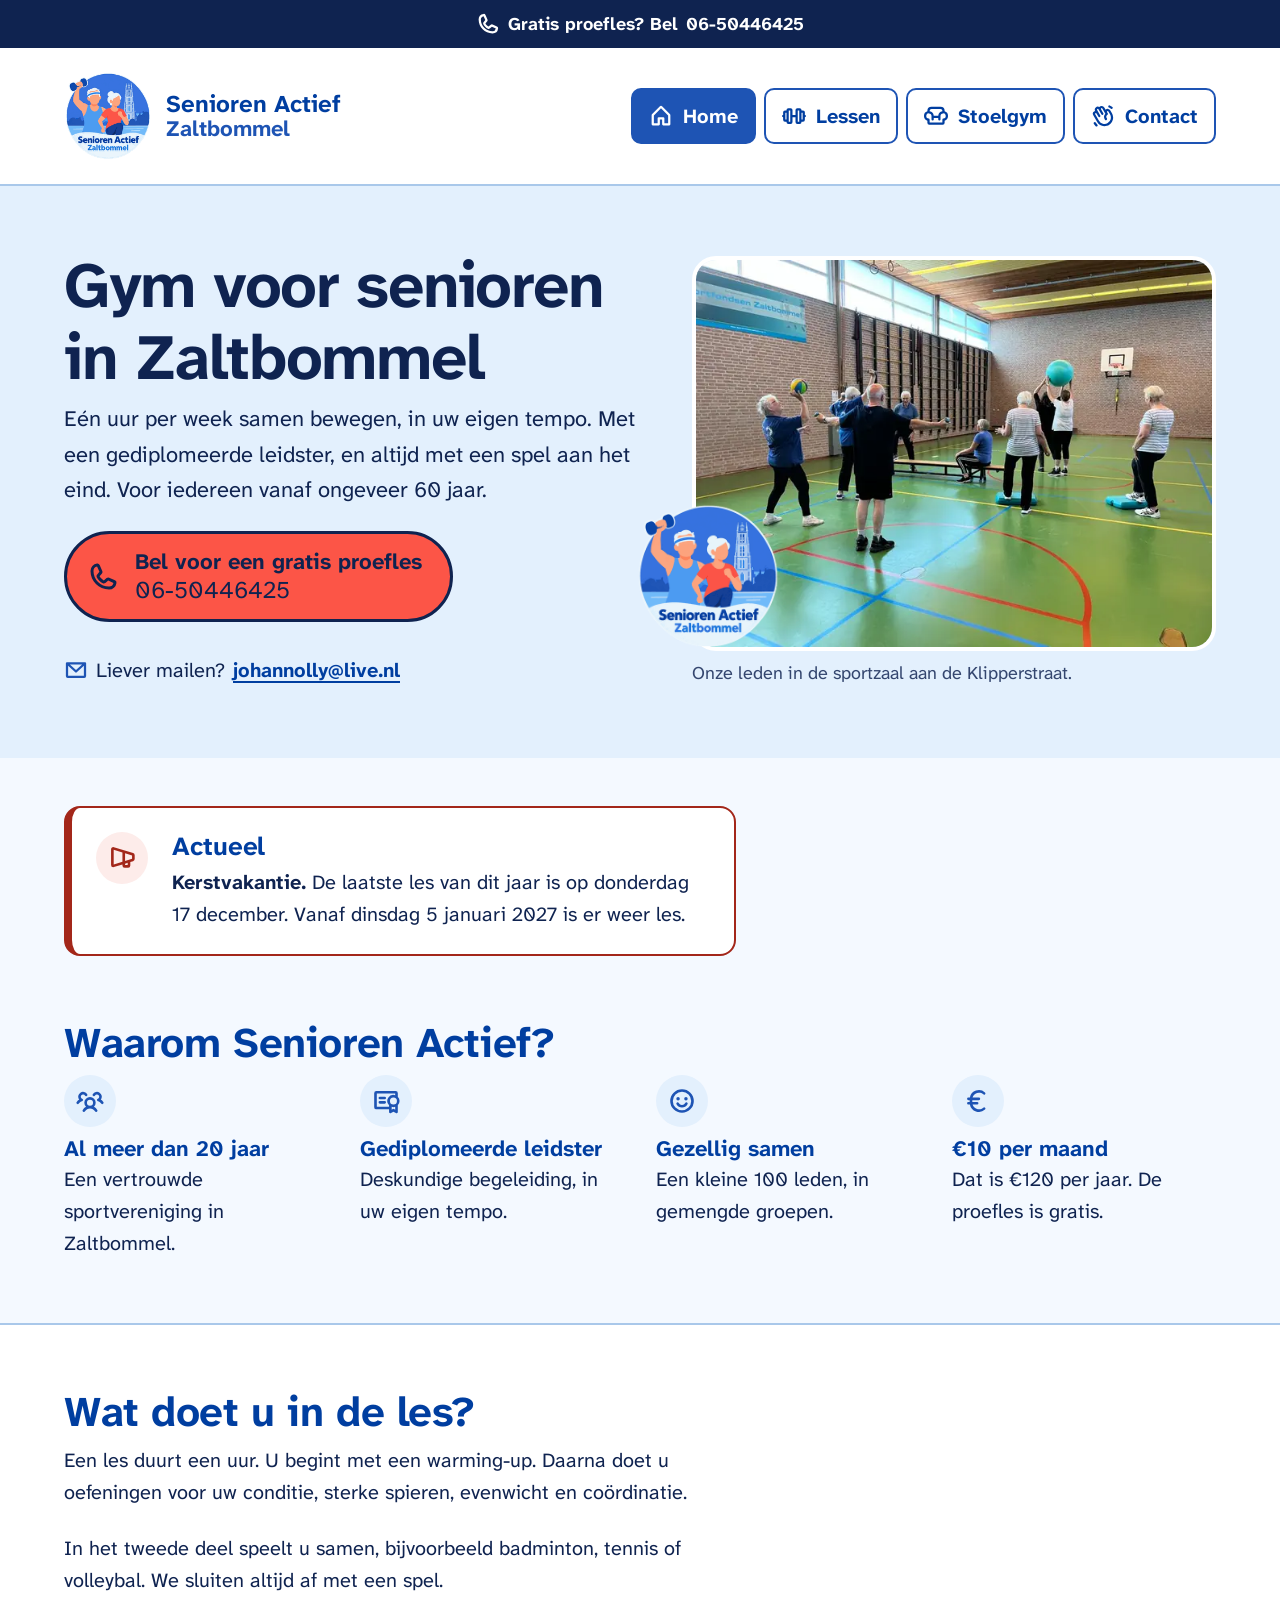
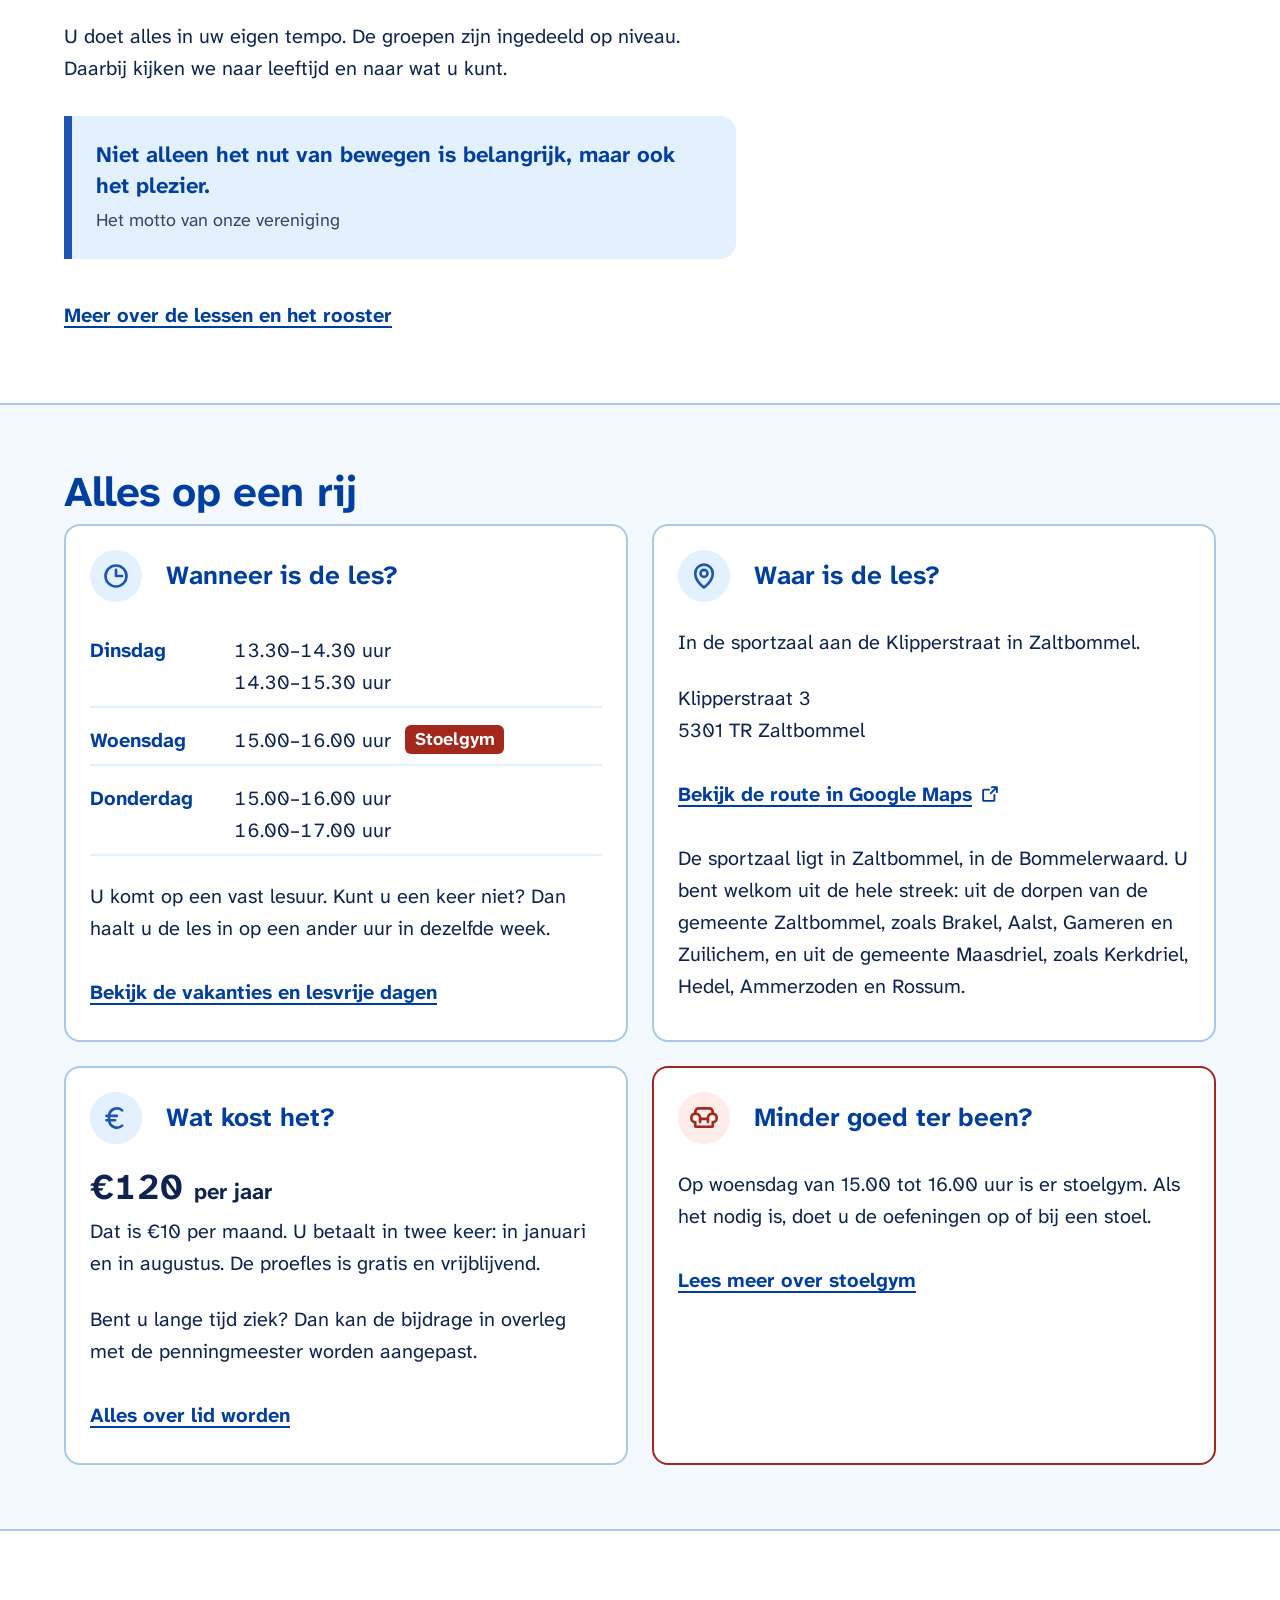
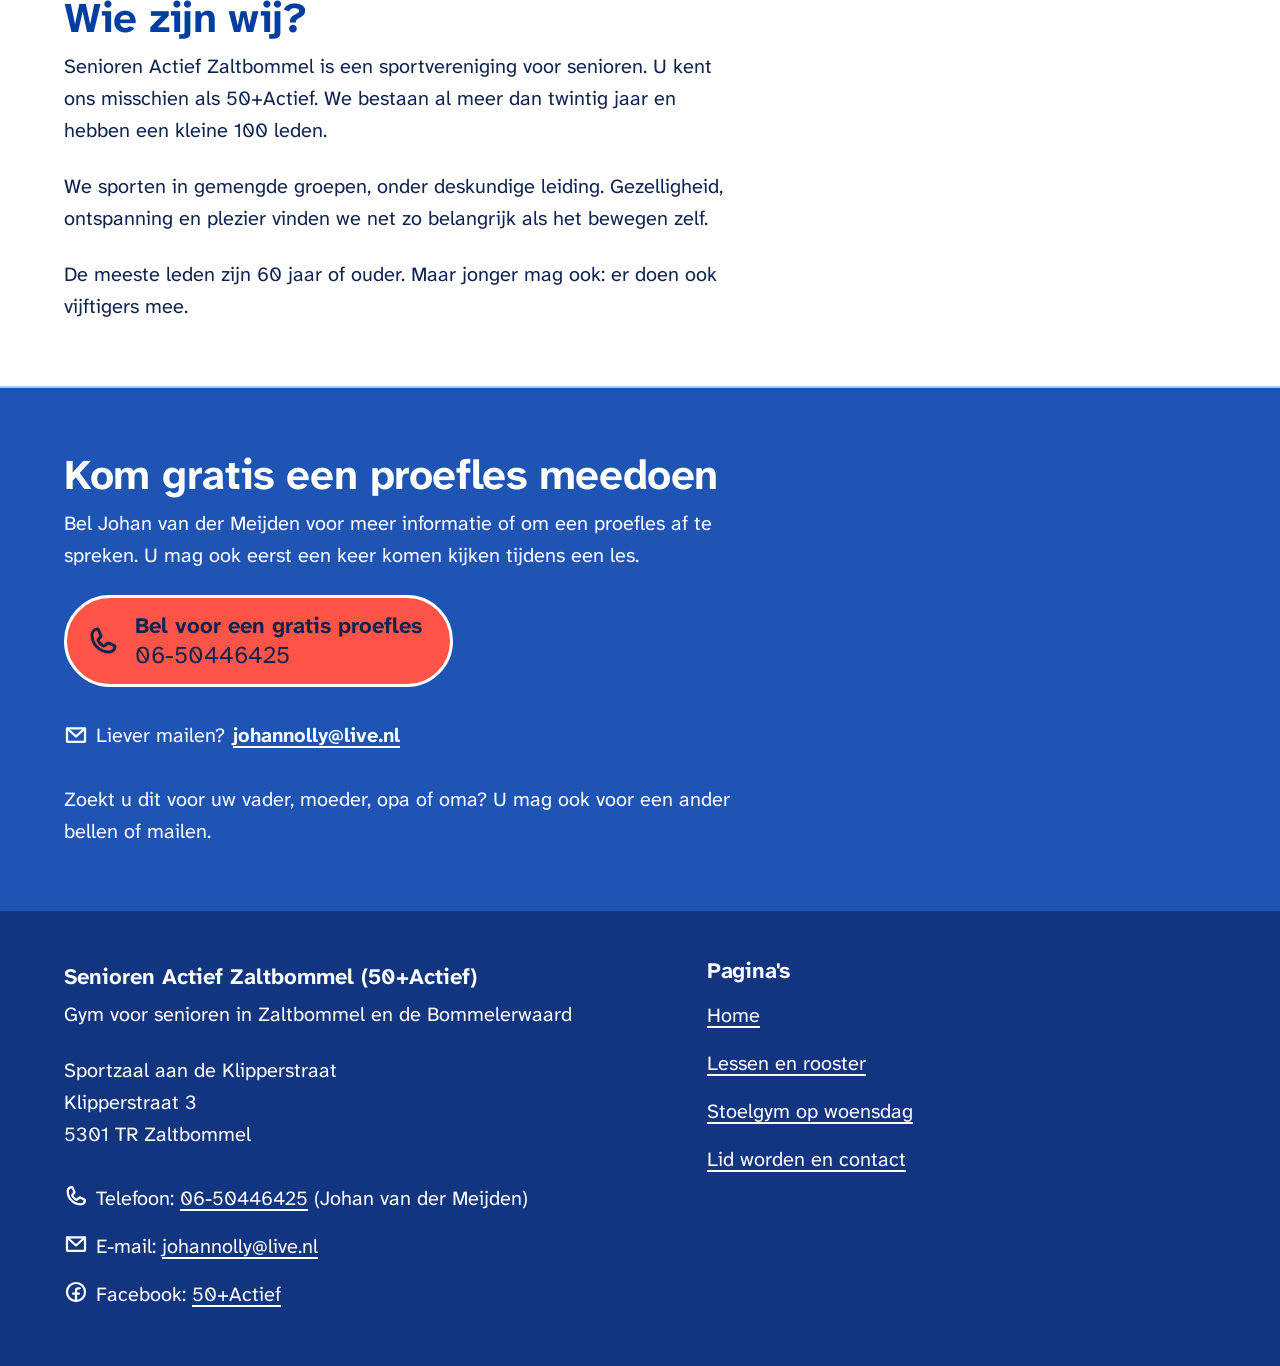
<file: index.html>
<!DOCTYPE html>
<html lang="nl">
<head>
  <meta charset="utf-8">
  <meta name="viewport" content="width=device-width, initial-scale=1">
  <title>Gym voor senioren in Zaltbommel | Senioren Actief</title>
  <meta name="description" content="Gezellig bewegen voor 60-plussers in Zaltbommel en de Bommelerwaard. Eén uur gym en spel per week, €120 per jaar. Bel voor een gratis proefles.">
  <link rel="canonical" href="https://www.seniorenactiefzaltbommel.nl/">
  <meta name="theme-color" content="#1e54b4">

  <!-- Voor delen via WhatsApp en Facebook -->
  <meta property="og:type" content="website">
  <meta property="og:locale" content="nl_NL">
  <meta property="og:site_name" content="Senioren Actief Zaltbommel">
  <meta property="og:title" content="Gym voor senioren in Zaltbommel">
  <meta property="og:description" content="Eén uur per week samen bewegen, in uw eigen tempo. Bel voor een gratis proefles.">
  <meta property="og:url" content="https://www.seniorenactiefzaltbommel.nl/">
  <meta property="og:image" content="https://www.seniorenactiefzaltbommel.nl/img/senioren-actief-zaltbommel-deelfoto.jpg">
  <meta property="og:image:width" content="1024">
  <meta property="og:image:height" content="538">
  <meta property="og:image:alt" content="Leden van Senioren Actief Zaltbommel tijdens een les in de sportzaal">

  <link rel="icon" href="favicon.ico" sizes="16x16 32x32 48x48">
  <link rel="icon" href="icon-192.png" type="image/png" sizes="192x192">
  <link rel="apple-touch-icon" href="apple-touch-icon.png">
  <link rel="manifest" href="site.webmanifest">
  <link rel="preload" href="fonts/atkinson-hyperlegible-next-latin-400-normal.woff2" as="font" type="font/woff2" crossorigin>
  <link rel="preload" href="fonts/atkinson-hyperlegible-next-latin-700-normal.woff2" as="font" type="font/woff2" crossorigin>
  <link rel="stylesheet" href="style.css">

  <!-- BEWERKEN: gegevens voor Google (naam, adres, telefoon, Facebook, lestijden).
       Houd dit gelijk aan de tekst op de site. Zie BEWERKEN.md. -->
  <script type="application/ld+json">
  {
    "@context": "https://schema.org",
    "@type": "SportsClub",
    "@id": "https://www.seniorenactiefzaltbommel.nl/#vereniging",
    "name": "Senioren Actief Zaltbommel",
    "alternateName": "50+Actief",
    "description": "Sportvereniging voor senioren in Zaltbommel. Eén uur gym en spel per week onder leiding van een gediplomeerde leidster.",
    "url": "https://www.seniorenactiefzaltbommel.nl/",
    "logo": "https://www.seniorenactiefzaltbommel.nl/img/logo-512.png",
    "image": "https://www.seniorenactiefzaltbommel.nl/img/seniorengym-zaltbommel-oefeningen-met-bal-1024.jpg",
    "telephone": "+31650446425",
    "address": {
      "@type": "PostalAddress",
      "streetAddress": "Klipperstraat 3",
      "postalCode": "5301 TR",
      "addressLocality": "Zaltbommel",
      "addressCountry": "NL"
    },
    "areaServed": ["Zaltbommel", "Bommelerwaard", "Gemeente Zaltbommel", "Gemeente Maasdriel", "Aalst", "Bern", "Brakel", "Bruchem", "Delwijnen", "Gameren", "Kerkwijk", "Nederhemert", "Nieuwaal", "Poederoijen", "Zuilichem", "Alem", "Ammerzoden", "Hedel", "Heerewaarden", "Hoenzadriel", "Hurwenen", "Kerkdriel", "Rossum", "Velddriel", "Well"],
    "sameAs": ["https://www.facebook.com/profile.php?id=61579033208338"],
    "openingHoursSpecification": [
      {
        "@type": "OpeningHoursSpecification",
        "dayOfWeek": "https://schema.org/Tuesday",
        "opens": "13:30",
        "closes": "15:30"
      },
      {
        "@type": "OpeningHoursSpecification",
        "dayOfWeek": "https://schema.org/Wednesday",
        "opens": "15:00",
        "closes": "16:00"
      },
      {
        "@type": "OpeningHoursSpecification",
        "dayOfWeek": "https://schema.org/Thursday",
        "opens": "15:00",
        "closes": "17:00"
      }
    ]
  }
  </script>
  <!-- EINDE BEWERKEN -->
</head>
<body>
  <a class="naar-inhoud" href="#inhoud">Naar de inhoud</a>

  <header>
    <!-- BEWERKEN: telefoonnummer bovenaan -->
    <div class="belbalk op-blauw">
      <p><a href="tel:+31650446425"><svg class="icoon" aria-hidden="true" focusable="false"><use href="img/iconen.svg#phone"></use></svg>Gratis proefles? Bel <span class="nummer">06-50446425</span></a></p>
    </div>
    <!-- EINDE BEWERKEN -->
    <div class="kop">
      <div class="wrap kop-binnen">
        <a class="logo" href="./">
          <img src="img/logo-senioren-actief-zaltbommel-160.png" alt="" width="88" height="88">
          <span class="logo-tekst"><span class="logo-naam">Senioren Actief</span> <span class="logo-plaats">Zaltbommel</span></span>
        </a>
        <nav class="menu" aria-label="Hoofdmenu">
          <ul>
            <li><a href="./" aria-current="page"><svg class="icoon" aria-hidden="true" focusable="false"><use href="img/iconen.svg#house"></use></svg>Home</a></li>
            <li><a href="lessen.html"><svg class="icoon" aria-hidden="true" focusable="false"><use href="img/iconen.svg#barbell"></use></svg>Lessen</a></li>
            <li><a href="stoelgym.html"><svg class="icoon" aria-hidden="true" focusable="false"><use href="img/iconen.svg#armchair"></use></svg>Stoelgym</a></li>
            <li><a href="contact.html"><svg class="icoon" aria-hidden="true" focusable="false"><use href="img/iconen.svg#hand-waving"></use></svg>Contact</a></li>
          </ul>
        </nav>
      </div>
    </div>
  </header>

  <main id="inhoud">
    <section class="held" aria-labelledby="titel">
      <div class="wrap held-raster">
        <div>
          <h1 id="titel">Gym voor senioren in Zaltbommel</h1>
          <p class="inleiding">Eén uur per week samen bewegen, in uw eigen tempo. Met een gediplomeerde leidster, en altijd met een spel aan het eind. Voor iedereen vanaf ongeveer 60 jaar.</p>
          <!-- BEWERKEN: belknop en e-mail -->
          <p class="actie">
            <a class="knop-bel" href="tel:+31650446425"><svg class="icoon" aria-hidden="true" focusable="false"><use href="img/iconen.svg#phone"></use></svg><span><span class="knop-bel-tekst">Bel voor een gratis proefles</span> <span class="knop-bel-nummer">06-50446425</span></span></a>
          </p>
          <p class="mail-regel"><svg class="icoon" aria-hidden="true" focusable="false"><use href="img/iconen.svg#envelope-simple"></use></svg>Liever mailen? <a href="mailto:johannolly%40live.nl">johannolly&#64;live.nl</a></p>
          <!-- EINDE BEWERKEN -->
        </div>

        <!-- BEWERKEN: foto bovenaan. Zie BEWERKEN.md, onderdeel "Foto". -->
        <figure class="held-foto">
          <picture>
            <source type="image/webp" srcset="img/seniorengym-zaltbommel-oefeningen-met-bal-640.webp 640w, img/seniorengym-zaltbommel-oefeningen-met-bal-1024.webp 1024w" sizes="(min-width: 64em) 34rem, calc(100vw - 2rem)">
            <img src="img/seniorengym-zaltbommel-oefeningen-met-bal-1024.jpg" srcset="img/seniorengym-zaltbommel-oefeningen-met-bal-640.jpg 640w, img/seniorengym-zaltbommel-oefeningen-met-bal-1024.jpg 1024w" sizes="(min-width: 64em) 34rem, calc(100vw - 2rem)" width="1024" height="768" alt="Leden van Senioren Actief tijdens een les in de sportzaal. Een vrouw gooit een bal omhoog, een man oefent met gewichtjes en verderop tilt een vrouw een grote gymbal boven haar hoofd.">
          </picture>
          <img class="held-sticker" src="img/logo-senioren-actief-zaltbommel-320.png" alt="" width="144" height="144" loading="lazy">
          <figcaption>Onze leden in de sportzaal aan de Klipperstraat.</figcaption>
        </figure>
        <!-- EINDE BEWERKEN -->
      </div>
    </section>

    <!-- BEWERKEN: actueel
         Pas de tekst in het blok hieronder aan, of haal het hele blok weg
         (van <section class="actueel" tot en met </section>) als er geen nieuws is.
         Voorbeeld voor een evenement:
         <p><strong>Zaterdag 12 juni: wandeltocht.</strong> We lopen samen een rondje. Opgeven bij Johan.</p>
    -->
    <section class="actueel" aria-labelledby="actueel-titel">
      <div class="wrap">
        <div class="actueel-bericht">
          <span class="icoon-rond"><svg class="icoon" aria-hidden="true" focusable="false"><use href="img/iconen.svg#megaphone-simple"></use></svg></span>
          <div>
            <h2 id="actueel-titel">Actueel</h2>
            <p><strong>Kerstvakantie.</strong> De laatste les van dit jaar is op donderdag 17 december. Vanaf dinsdag 5 januari 2027 is er weer les.</p>
          </div>
        </div>
      </div>
    </section>
    <!-- EINDE BEWERKEN: actueel -->

    <section class="sectie" aria-labelledby="waarom-titel">
      <div class="wrap">
        <h2 id="waarom-titel">Waarom Senioren Actief?</h2>
        <ul class="feiten">
          <li><span class="icoon-rond"><svg class="icoon" aria-hidden="true" focusable="false"><use href="img/iconen.svg#users-three"></use></svg></span><span><strong>Al meer dan 20 jaar</strong> Een vertrouwde sportvereniging in Zaltbommel.</span></li>
          <li><span class="icoon-rond"><svg class="icoon" aria-hidden="true" focusable="false"><use href="img/iconen.svg#certificate"></use></svg></span><span><strong>Gediplomeerde leidster</strong> Deskundige begeleiding, in uw eigen tempo.</span></li>
          <li><span class="icoon-rond"><svg class="icoon" aria-hidden="true" focusable="false"><use href="img/iconen.svg#smiley"></use></svg></span><span><strong>Gezellig samen</strong> Een kleine 100 leden, in gemengde groepen.</span></li>
          <li><span class="icoon-rond"><svg class="icoon" aria-hidden="true" focusable="false"><use href="img/iconen.svg#currency-eur"></use></svg></span><span><strong>€10 per maand</strong> Dat is €120 per jaar. De proefles is gratis.</span></li>
        </ul>
      </div>
    </section>

    <section class="sectie sectie-wit" aria-labelledby="les-titel">
      <div class="wrap">
        <div class="tekstkolom">
          <h2 id="les-titel">Wat doet u in de les?</h2>
          <p>Een les duurt een uur. U begint met een warming-up. Daarna doet u oefeningen voor uw conditie, sterke spieren, evenwicht en coördinatie.</p>
          <p>In het tweede deel speelt u samen, bijvoorbeeld badminton, tennis of volleybal. We sluiten altijd af met een spel.</p>
          <p>U doet alles in uw eigen tempo. De groepen zijn ingedeeld op niveau. Daarbij kijken we naar leeftijd en naar wat u kunt.</p>
          <figure class="motto">
            <blockquote><p>Niet alleen het nut van bewegen is belangrijk, maar ook het plezier.</p></blockquote>
            <figcaption>Het motto van onze vereniging</figcaption>
          </figure>
          <p><a class="losse-link" href="lessen.html">Meer over de lessen en het rooster</a></p>
        </div>
      </div>
    </section>

    <section class="sectie" aria-labelledby="alles-titel">
      <div class="wrap">
        <h2 id="alles-titel">Alles op een rij</h2>
        <div class="kaarten">
          <div class="kaart">
            <div class="kaart-kop">
              <span class="icoon-rond"><svg class="icoon" aria-hidden="true" focusable="false"><use href="img/iconen.svg#clock"></use></svg></span>
              <h3>Wanneer is de les?</h3>
            </div>
            <!-- BEWERKEN: lestijden (ook aanpassen op lessen.html, stoelgym.html en in de gegevens voor Google bovenaan dit bestand) -->
            <dl class="lestijden">
              <div>
                <dt>Dinsdag</dt>
                <dd>13.30–14.30 uur</dd>
                <dd>14.30–15.30 uur</dd>
              </div>
              <div>
                <dt>Woensdag</dt>
                <dd>15.00–16.00 uur <span class="label">Stoelgym</span></dd>
              </div>
              <div>
                <dt>Donderdag</dt>
                <dd>15.00–16.00 uur</dd>
                <dd>16.00–17.00 uur</dd>
              </div>
            </dl>
            <!-- EINDE BEWERKEN: lestijden -->
            <p>U komt op een vast lesuur. Kunt u een keer niet? Dan haalt u de les in op een ander uur in dezelfde week.</p>
            <p><a class="losse-link" href="lessen.html#rooster">Bekijk de vakanties en lesvrije dagen</a></p>
          </div>

          <div class="kaart">
            <div class="kaart-kop">
              <span class="icoon-rond"><svg class="icoon" aria-hidden="true" focusable="false"><use href="img/iconen.svg#map-pin"></use></svg></span>
              <h3>Waar is de les?</h3>
            </div>
            <!-- BEWERKEN: adres -->
            <p>In de sportzaal aan de Klipperstraat in Zaltbommel.</p>
            <p>Klipperstraat 3<br>5301 TR Zaltbommel</p>
            <p><a class="losse-link" href="https://www.google.com/maps/search/?api=1&amp;query=Klipperstraat+3%2C+5301+TR+Zaltbommel">Bekijk de route in Google Maps <svg class="icoon" aria-hidden="true" focusable="false"><use href="img/iconen.svg#arrow-square-out"></use></svg></a></p>
            <!-- EINDE BEWERKEN: adres -->
            <p>De sportzaal ligt in Zaltbommel, in de Bommelerwaard. U bent welkom uit de hele streek: uit de dorpen van de gemeente Zaltbommel, zoals Brakel, Aalst, Gameren en Zuilichem, en uit de gemeente Maasdriel, zoals Kerkdriel, Hedel, Ammerzoden en Rossum.</p>
          </div>

          <div class="kaart">
            <div class="kaart-kop">
              <span class="icoon-rond"><svg class="icoon" aria-hidden="true" focusable="false"><use href="img/iconen.svg#currency-eur"></use></svg></span>
              <h3>Wat kost het?</h3>
            </div>
            <!-- BEWERKEN: contributie -->
            <p class="prijs">€120 <span>per jaar</span></p>
            <p>Dat is €10 per maand. U betaalt in twee keer: in januari en in augustus. De proefles is gratis en vrijblijvend.</p>
            <p>Bent u lange tijd ziek? Dan kan de bijdrage in overleg met de penningmeester worden aangepast.</p>
            <!-- EINDE BEWERKEN: contributie -->
            <p><a class="losse-link" href="contact.html">Alles over lid worden</a></p>
          </div>

          <div class="kaart kaart-let-op">
            <div class="kaart-kop">
              <span class="icoon-rond"><svg class="icoon" aria-hidden="true" focusable="false"><use href="img/iconen.svg#armchair"></use></svg></span>
              <h3>Minder goed ter been?</h3>
            </div>
            <p>Op woensdag van 15.00 tot 16.00 uur is er stoelgym. Als het nodig is, doet u de oefeningen op of bij een stoel.</p>
            <p><a class="losse-link" href="stoelgym.html">Lees meer over stoelgym</a></p>
          </div>
        </div>
      </div>
    </section>

    <section class="sectie sectie-wit" aria-labelledby="wie-titel">
      <div class="wrap">
        <div class="tekstkolom">
          <h2 id="wie-titel">Wie zijn wij?</h2>
          <p>Senioren Actief Zaltbommel is een sportvereniging voor senioren. U kent ons misschien als 50+Actief. We bestaan al meer dan twintig jaar en hebben een kleine 100 leden.</p>
          <p>We sporten in gemengde groepen, onder deskundige leiding. Gezelligheid, ontspanning en plezier vinden we net zo belangrijk als het bewegen zelf.</p>
          <p>De meeste leden zijn 60 jaar of ouder. Maar jonger mag ook: er doen ook vijftigers mee.</p>
        </div>
      </div>
    </section>

    <section class="bel-blok op-blauw" aria-labelledby="bel-titel">
      <div class="wrap">
        <div class="tekstkolom">
          <h2 id="bel-titel">Kom gratis een proefles meedoen</h2>
          <!-- BEWERKEN: contactgegevens onderaan de pagina -->
          <p>Bel Johan van der Meijden voor meer informatie of om een proefles af te spreken. U mag ook eerst een keer komen kijken tijdens een les.</p>
          <p class="actie">
            <a class="knop-bel" href="tel:+31650446425"><svg class="icoon" aria-hidden="true" focusable="false"><use href="img/iconen.svg#phone"></use></svg><span><span class="knop-bel-tekst">Bel voor een gratis proefles</span> <span class="knop-bel-nummer">06-50446425</span></span></a>
          </p>
          <p class="mail-regel"><svg class="icoon" aria-hidden="true" focusable="false"><use href="img/iconen.svg#envelope-simple"></use></svg>Liever mailen? <a href="mailto:johannolly%40live.nl">johannolly&#64;live.nl</a></p>
          <!-- EINDE BEWERKEN -->
          <p>Zoekt u dit voor uw vader, moeder, opa of oma? U mag ook voor een ander bellen of mailen.</p>
        </div>
      </div>
    </section>
  </main>

  <footer class="voet op-blauw">
    <div class="wrap voet-raster">
      <div>
        <!-- BEWERKEN: voettekst. Deze staat op elke pagina hetzelfde. Pas hem op alle pagina's aan. -->
        <address>
          <p class="voet-naam">Senioren Actief Zaltbommel (50+Actief)</p>
          <p>Gym voor senioren in Zaltbommel en de Bommelerwaard</p>
          <p>Sportzaal aan de Klipperstraat<br>Klipperstraat 3<br>5301 TR Zaltbommel</p>
          <ul class="voet-contact">
            <li><svg class="icoon" aria-hidden="true" focusable="false"><use href="img/iconen.svg#phone"></use></svg><span>Telefoon: <a href="tel:+31650446425">06-50446425</a> (Johan van der Meijden)</span></li>
            <li><svg class="icoon" aria-hidden="true" focusable="false"><use href="img/iconen.svg#envelope-simple"></use></svg><span>E-mail: <a href="mailto:johannolly%40live.nl">johannolly&#64;live.nl</a></span></li>
            <li><svg class="icoon" aria-hidden="true" focusable="false"><use href="img/iconen.svg#facebook-logo"></use></svg><span>Facebook: <a href="https://www.facebook.com/profile.php?id=61579033208338">50+Actief</a></span></li>
          </ul>
        </address>
        <!-- EINDE BEWERKEN: voettekst -->
      </div>
      <nav class="voet-menu" aria-labelledby="voet-menu-titel">
        <h2 id="voet-menu-titel">Pagina's</h2>
        <ul>
          <li><a href="./">Home</a></li>
          <li><a href="lessen.html">Lessen en rooster</a></li>
          <li><a href="stoelgym.html">Stoelgym op woensdag</a></li>
          <li><a href="contact.html">Lid worden en contact</a></li>
        </ul>
      </nav>
    </div>
  </footer>
</body>
</html>
</file>
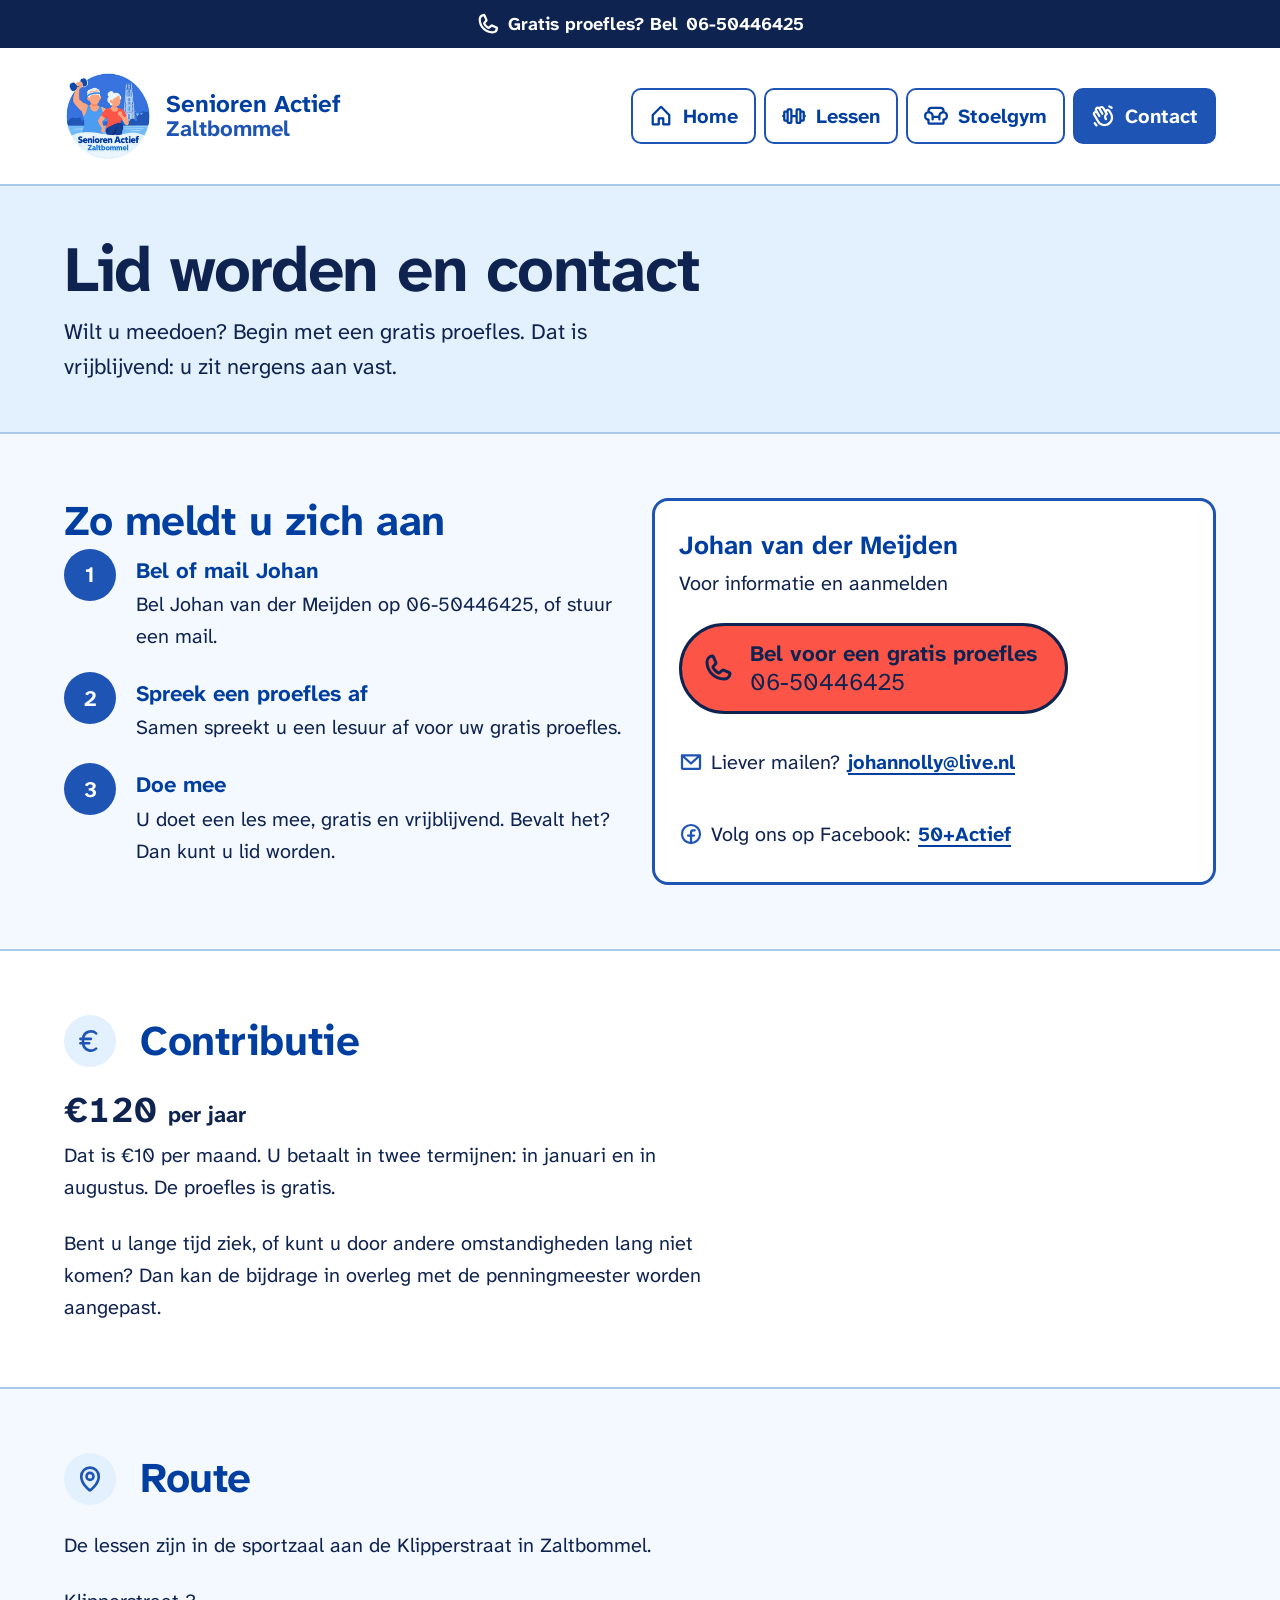
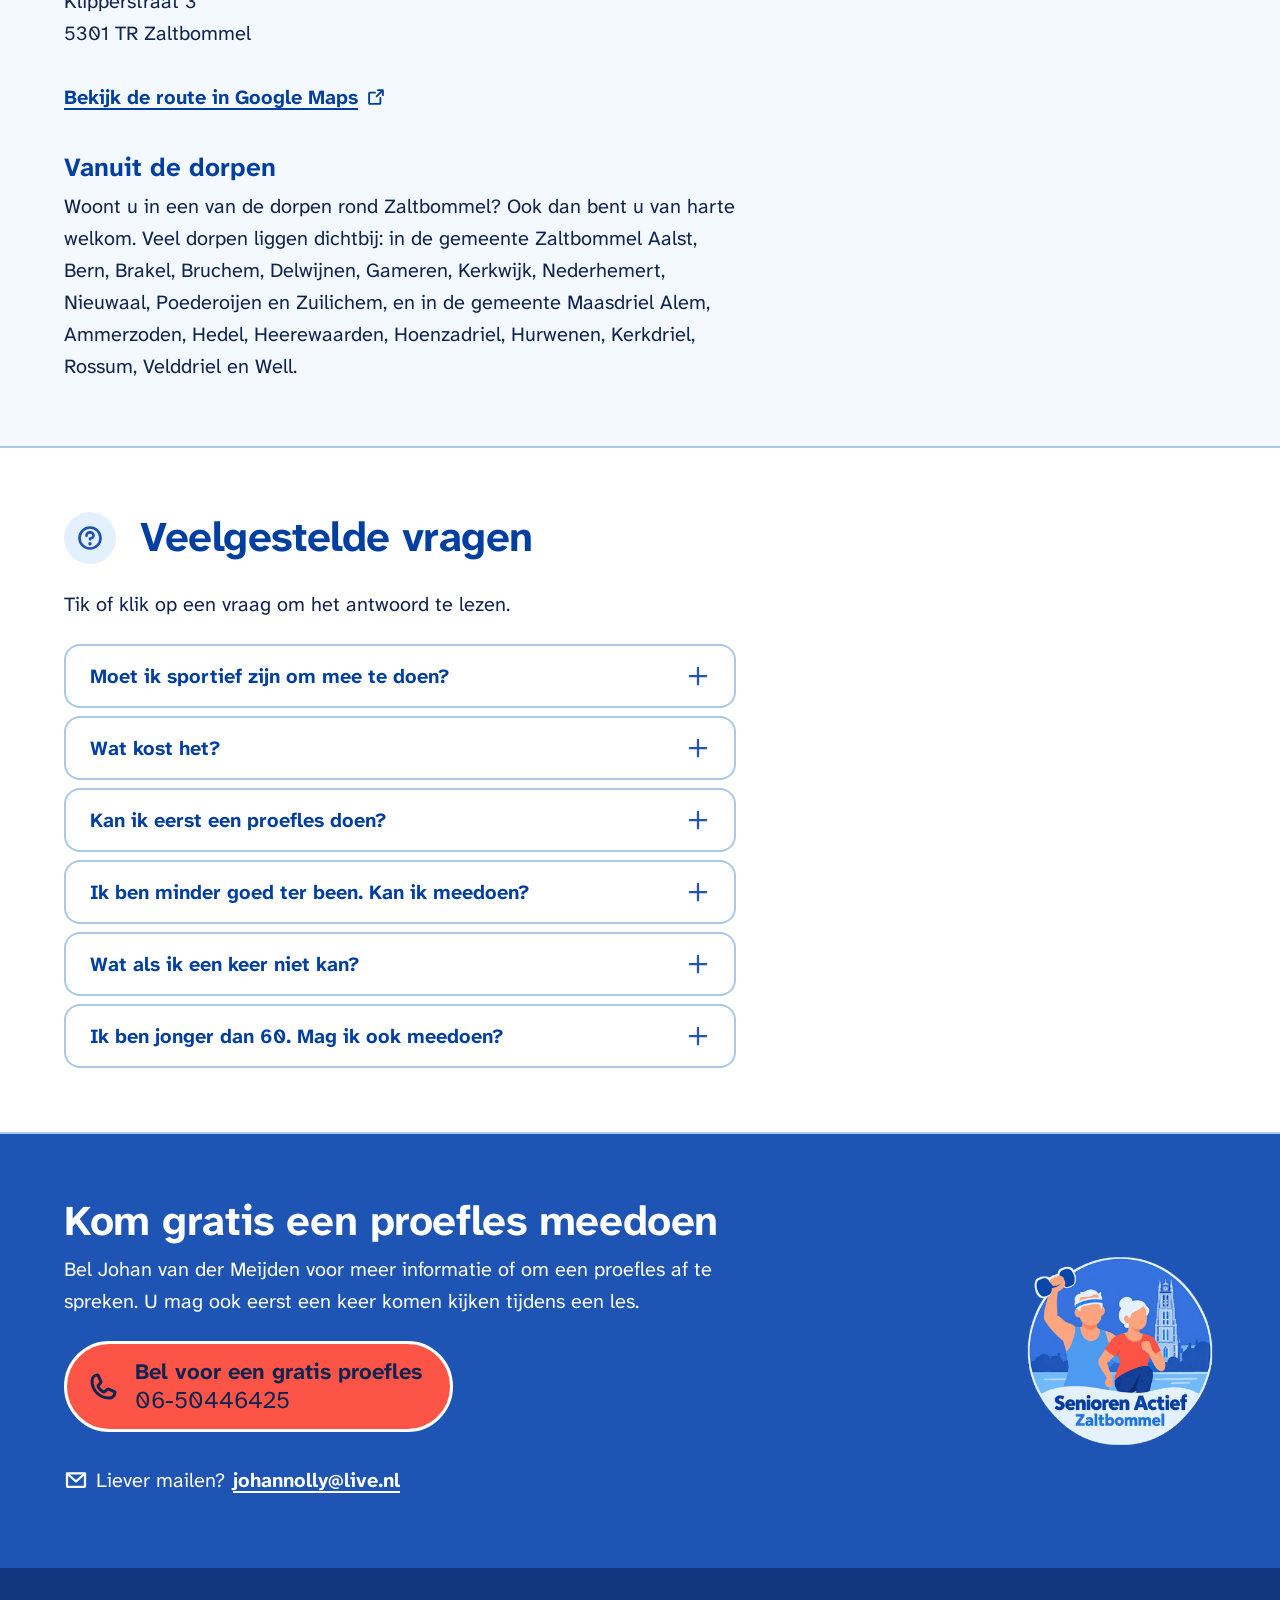
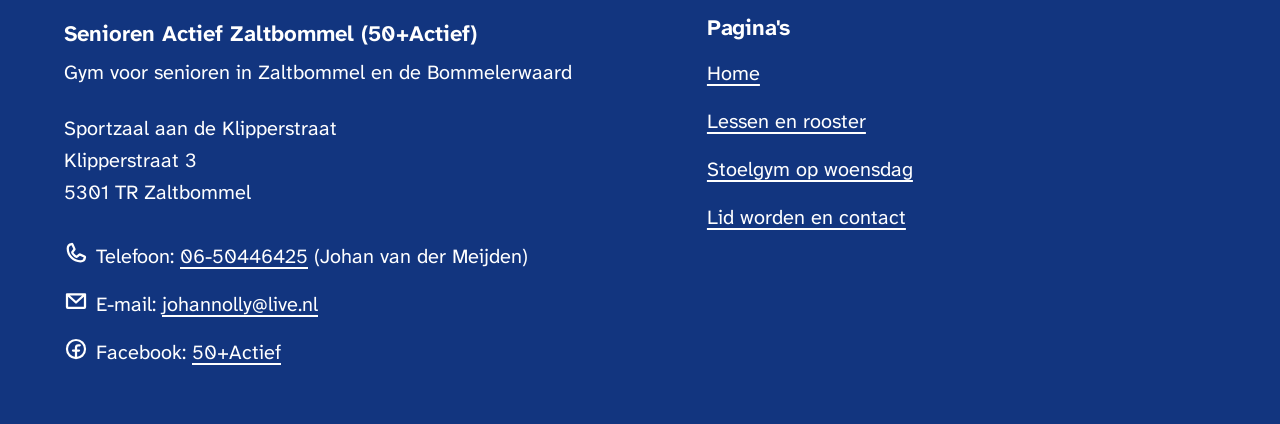
<file: contact.html>
<!DOCTYPE html>
<html lang="nl">
<head>
  <meta charset="utf-8">
  <meta name="viewport" content="width=device-width, initial-scale=1">
  <title>Lid worden en gratis proefles | Senioren Actief Zaltbommel</title>
  <meta name="description" content="Lid worden van Senioren Actief Zaltbommel kost €120 per jaar. Doe eerst gratis een proefles mee. Bel Johan van der Meijden: 06-50446425.">
  <link rel="canonical" href="https://www.seniorenactiefzaltbommel.nl/contact.html">
  <meta name="theme-color" content="#1e54b4">

  <!-- Voor delen via WhatsApp en Facebook -->
  <meta property="og:type" content="website">
  <meta property="og:locale" content="nl_NL">
  <meta property="og:site_name" content="Senioren Actief Zaltbommel">
  <meta property="og:title" content="Lid worden van Senioren Actief Zaltbommel">
  <meta property="og:description" content="€120 per jaar. Doe eerst gratis een proefles mee.">
  <meta property="og:url" content="https://www.seniorenactiefzaltbommel.nl/contact.html">
  <meta property="og:image" content="https://www.seniorenactiefzaltbommel.nl/img/senioren-actief-zaltbommel-deelfoto.jpg">
  <meta property="og:image:width" content="1024">
  <meta property="og:image:height" content="538">
  <meta property="og:image:alt" content="Leden van Senioren Actief Zaltbommel tijdens een les in de sportzaal">

  <link rel="icon" href="favicon.ico" sizes="16x16 32x32 48x48">
  <link rel="icon" href="icon-192.png" type="image/png" sizes="192x192">
  <link rel="apple-touch-icon" href="apple-touch-icon.png">
  <link rel="manifest" href="site.webmanifest">
  <link rel="preload" href="fonts/atkinson-hyperlegible-next-latin-400-normal.woff2" as="font" type="font/woff2" crossorigin>
  <link rel="preload" href="fonts/atkinson-hyperlegible-next-latin-700-normal.woff2" as="font" type="font/woff2" crossorigin>
  <link rel="stylesheet" href="style.css">

  <!-- BEWERKEN: veelgestelde vragen voor Google.
       Houd de vragen en antwoorden gelijk aan de tekst onderaan deze pagina. -->
  <script type="application/ld+json">
  {
    "@context": "https://schema.org",
    "@type": "FAQPage",
    "mainEntity": [
      {
        "@type": "Question",
        "name": "Moet ik sportief zijn om mee te doen?",
        "acceptedAnswer": {
          "@type": "Answer",
          "text": "Nee. U oefent in uw eigen tempo en doet wat bij u past. De groepen zijn ingedeeld op niveau. Daarbij kijken we naar leeftijd en naar wat u kunt."
        }
      },
      {
        "@type": "Question",
        "name": "Wat kost het?",
        "acceptedAnswer": {
          "@type": "Answer",
          "text": "Lid zijn kost €120 per jaar. U betaalt in twee termijnen: in januari en in augustus. Bent u lange tijd ziek? Dan kan de bijdrage in overleg met de penningmeester worden aangepast."
        }
      },
      {
        "@type": "Question",
        "name": "Kan ik eerst een proefles doen?",
        "acceptedAnswer": {
          "@type": "Answer",
          "text": "Ja. De proefles is gratis en vrijblijvend. Bel Johan van der Meijden op 06-50446425 of stuur een mail. U mag ook eerst een keer komen kijken tijdens een les."
        }
      },
      {
        "@type": "Question",
        "name": "Ik ben minder goed ter been. Kan ik meedoen?",
        "acceptedAnswer": {
          "@type": "Answer",
          "text": "Ja. Op woensdag van 15.00 tot 16.00 uur is er een les speciaal voor wie minder goed ter been is. Als het nodig is, doet u de oefeningen op of bij een stoel."
        }
      },
      {
        "@type": "Question",
        "name": "Wat als ik een keer niet kan?",
        "acceptedAnswer": {
          "@type": "Answer",
          "text": "Dan haalt u de les in op een ander uur in dezelfde week. Er is les op dinsdag, woensdag en donderdag."
        }
      },
      {
        "@type": "Question",
        "name": "Ik ben jonger dan 60. Mag ik ook meedoen?",
        "acceptedAnswer": {
          "@type": "Answer",
          "text": "Ja, jonger mag ook. Er doen bijvoorbeeld ook vijftigers mee. Heeft u klachten zoals post-covid of fibromyalgie? Ook dan zijn er mogelijkheden. Bel gerust om dat te bespreken."
        }
      }
    ]
  }
  </script>
  <!-- EINDE BEWERKEN -->
</head>
<body>
  <a class="naar-inhoud" href="#inhoud">Naar de inhoud</a>

  <header>
    <!-- BEWERKEN: telefoonnummer bovenaan -->
    <div class="belbalk op-blauw">
      <p><a href="tel:+31650446425"><svg class="icoon" aria-hidden="true" focusable="false"><use href="img/iconen.svg#phone"></use></svg>Gratis proefles? Bel <span class="nummer">06-50446425</span></a></p>
    </div>
    <!-- EINDE BEWERKEN -->
    <div class="kop">
      <div class="wrap kop-binnen">
        <a class="logo" href="./">
          <img src="img/logo-senioren-actief-zaltbommel-160.png" alt="" width="88" height="88">
          <span class="logo-tekst"><span class="logo-naam">Senioren Actief</span> <span class="logo-plaats">Zaltbommel</span></span>
        </a>
        <nav class="menu" aria-label="Hoofdmenu">
          <ul>
            <li><a href="./"><svg class="icoon" aria-hidden="true" focusable="false"><use href="img/iconen.svg#house"></use></svg>Home</a></li>
            <li><a href="lessen.html"><svg class="icoon" aria-hidden="true" focusable="false"><use href="img/iconen.svg#barbell"></use></svg>Lessen</a></li>
            <li><a href="stoelgym.html"><svg class="icoon" aria-hidden="true" focusable="false"><use href="img/iconen.svg#armchair"></use></svg>Stoelgym</a></li>
            <li><a href="contact.html" aria-current="page"><svg class="icoon" aria-hidden="true" focusable="false"><use href="img/iconen.svg#hand-waving"></use></svg>Contact</a></li>
          </ul>
        </nav>
      </div>
    </div>
  </header>

  <main id="inhoud">
    <div class="paginakop">
      <div class="wrap">
        <h1>Lid worden en contact</h1>
        <p class="inleiding">Wilt u meedoen? Begin met een gratis proefles. Dat is vrijblijvend: u zit nergens aan vast.</p>
      </div>
    </div>

    <section class="sectie" aria-labelledby="aanmelden-titel">
      <div class="wrap kaarten">
        <div>
          <h2 id="aanmelden-titel">Zo meldt u zich aan</h2>
          <ol class="stappen">
            <li><strong>Bel of mail Johan</strong> Bel Johan van der Meijden op 06-50446425, of stuur een mail.</li>
            <li><strong>Spreek een proefles af</strong> Samen spreekt u een lesuur af voor uw gratis proefles.</li>
            <li><strong>Doe mee</strong> U doet een les mee, gratis en vrijblijvend. Bevalt het? Dan kunt u lid worden.</li>
          </ol>
        </div>

        <!-- BEWERKEN: contactpersoon -->
        <div class="contactkaart">
          <p class="naam">Johan van der Meijden</p>
          <p>Voor informatie en aanmelden</p>
          <p class="actie">
            <a class="knop-bel" href="tel:+31650446425"><svg class="icoon" aria-hidden="true" focusable="false"><use href="img/iconen.svg#phone"></use></svg><span><span class="knop-bel-tekst">Bel voor een gratis proefles</span> <span class="knop-bel-nummer">06-50446425</span></span></a>
          </p>
          <p class="mail-regel"><svg class="icoon" aria-hidden="true" focusable="false"><use href="img/iconen.svg#envelope-simple"></use></svg>Liever mailen? <a href="mailto:johannolly%40live.nl">johannolly&#64;live.nl</a></p>
          <p class="mail-regel"><svg class="icoon" aria-hidden="true" focusable="false"><use href="img/iconen.svg#facebook-logo"></use></svg>Volg ons op Facebook: <a href="https://www.facebook.com/profile.php?id=61579033208338">50+Actief</a></p>
        </div>
        <!-- EINDE BEWERKEN: contactpersoon -->
      </div>
    </section>

    <section class="sectie sectie-wit" aria-labelledby="contributie">
      <div class="wrap">
        <div class="tekstkolom">
          <div class="sectie-kop">
            <span class="icoon-rond"><svg class="icoon" aria-hidden="true" focusable="false"><use href="img/iconen.svg#currency-eur"></use></svg></span>
            <h2 id="contributie">Contributie</h2>
          </div>
          <!-- BEWERKEN: contributie -->
          <p class="prijs">€120 <span>per jaar</span></p>
          <p>Dat is €10 per maand. U betaalt in twee termijnen: in januari en in augustus. De proefles is gratis.</p>
          <p>Bent u lange tijd ziek, of kunt u door andere omstandigheden lang niet komen? Dan kan de bijdrage in overleg met de penningmeester worden aangepast.</p>
          <!-- EINDE BEWERKEN: contributie -->
        </div>
      </div>
    </section>

    <section class="sectie" aria-labelledby="route">
      <div class="wrap">
        <div class="tekstkolom">
          <div class="sectie-kop">
            <span class="icoon-rond"><svg class="icoon" aria-hidden="true" focusable="false"><use href="img/iconen.svg#map-pin"></use></svg></span>
            <h2 id="route">Route</h2>
          </div>
          <!-- BEWERKEN: adres en route.
               Hier kunt u ook iets zetten over parkeren, de fietsenstalling of de ingang.
               Voorbeeld: <p>U kunt gratis parkeren voor de deur.</p> -->
          <p>De lessen zijn in de sportzaal aan de Klipperstraat in Zaltbommel.</p>
          <p>Klipperstraat 3<br>5301 TR Zaltbommel</p>
          <p><a class="losse-link" href="https://www.google.com/maps/search/?api=1&amp;query=Klipperstraat+3%2C+5301+TR+Zaltbommel">Bekijk de route in Google Maps <svg class="icoon" aria-hidden="true" focusable="false"><use href="img/iconen.svg#arrow-square-out"></use></svg></a></p>
          <h3>Vanuit de dorpen</h3>
          <p>Woont u in een van de dorpen rond Zaltbommel? Ook dan bent u van harte welkom. Veel dorpen liggen dichtbij: in de gemeente Zaltbommel Aalst, Bern, Brakel, Bruchem, Delwijnen, Gameren, Kerkwijk, Nederhemert, Nieuwaal, Poederoijen en Zuilichem, en in de gemeente Maasdriel Alem, Ammerzoden, Hedel, Heerewaarden, Hoenzadriel, Hurwenen, Kerkdriel, Rossum, Velddriel en Well.</p>
          <!-- EINDE BEWERKEN: adres en route -->
        </div>
      </div>
    </section>

    <section class="sectie sectie-wit vragen" aria-labelledby="vragen">
      <div class="wrap">
        <div class="tekstkolom">
          <div class="sectie-kop">
            <span class="icoon-rond"><svg class="icoon" aria-hidden="true" focusable="false"><use href="img/iconen.svg#question"></use></svg></span>
            <h2 id="vragen">Veelgestelde vragen</h2>
          </div>
          <p>Tik of klik op een vraag om het antwoord te lezen.</p>
          <!-- BEWERKEN: veelgestelde vragen. Pas ook de gegevens voor Google bovenaan dit bestand aan.
               Eén vraag = één blok van <details> tot en met </details>. -->
          <details>
            <summary>Moet ik sportief zijn om mee te doen?<svg class="icoon icoon-plus" aria-hidden="true" focusable="false"><use href="img/iconen.svg#plus"></use></svg><svg class="icoon icoon-min" aria-hidden="true" focusable="false"><use href="img/iconen.svg#minus"></use></svg></summary>
            <div class="antwoord"><p>Nee. U oefent in uw eigen tempo en doet wat bij u past. De groepen zijn ingedeeld op niveau. Daarbij kijken we naar leeftijd en naar wat u kunt.</p></div>
          </details>
          <details>
            <summary>Wat kost het?<svg class="icoon icoon-plus" aria-hidden="true" focusable="false"><use href="img/iconen.svg#plus"></use></svg><svg class="icoon icoon-min" aria-hidden="true" focusable="false"><use href="img/iconen.svg#minus"></use></svg></summary>
            <div class="antwoord"><p>Lid zijn kost €120 per jaar. U betaalt in twee termijnen: in januari en in augustus. Bent u lange tijd ziek? Dan kan de bijdrage in overleg met de penningmeester worden aangepast.</p></div>
          </details>
          <details>
            <summary>Kan ik eerst een proefles doen?<svg class="icoon icoon-plus" aria-hidden="true" focusable="false"><use href="img/iconen.svg#plus"></use></svg><svg class="icoon icoon-min" aria-hidden="true" focusable="false"><use href="img/iconen.svg#minus"></use></svg></summary>
            <div class="antwoord"><p>Ja. De proefles is gratis en vrijblijvend. Bel Johan van der Meijden op 06-50446425 of stuur een mail. U mag ook eerst een keer komen kijken tijdens een les.</p></div>
          </details>
          <details>
            <summary>Ik ben minder goed ter been. Kan ik meedoen?<svg class="icoon icoon-plus" aria-hidden="true" focusable="false"><use href="img/iconen.svg#plus"></use></svg><svg class="icoon icoon-min" aria-hidden="true" focusable="false"><use href="img/iconen.svg#minus"></use></svg></summary>
            <div class="antwoord"><p>Ja. Op woensdag van 15.00 tot 16.00 uur is er een les speciaal voor wie minder goed ter been is. Als het nodig is, doet u de oefeningen op of bij een stoel. <a href="stoelgym.html">Lees meer over stoelgym op woensdag</a></p></div>
          </details>
          <details>
            <summary>Wat als ik een keer niet kan?<svg class="icoon icoon-plus" aria-hidden="true" focusable="false"><use href="img/iconen.svg#plus"></use></svg><svg class="icoon icoon-min" aria-hidden="true" focusable="false"><use href="img/iconen.svg#minus"></use></svg></summary>
            <div class="antwoord"><p>Dan haalt u de les in op een ander uur in dezelfde week. Er is les op dinsdag, woensdag en donderdag. <a href="lessen.html">Bekijk de lestijden</a></p></div>
          </details>
          <details>
            <summary>Ik ben jonger dan 60. Mag ik ook meedoen?<svg class="icoon icoon-plus" aria-hidden="true" focusable="false"><use href="img/iconen.svg#plus"></use></svg><svg class="icoon icoon-min" aria-hidden="true" focusable="false"><use href="img/iconen.svg#minus"></use></svg></summary>
            <div class="antwoord"><p>Ja, jonger mag ook. Er doen bijvoorbeeld ook vijftigers mee. Heeft u klachten zoals post-covid of fibromyalgie? Ook dan zijn er mogelijkheden. Bel gerust om dat te bespreken.</p></div>
          </details>
          <!-- EINDE BEWERKEN: veelgestelde vragen -->
        </div>
      </div>
    </section>

    <section class="bel-blok op-blauw" aria-labelledby="bel-titel">
      <div class="wrap bel-binnen">
        <div class="tekstkolom">
          <h2 id="bel-titel">Kom gratis een proefles meedoen</h2>
          <!-- BEWERKEN: contactgegevens onderaan de pagina -->
          <p>Bel Johan van der Meijden voor meer informatie of om een proefles af te spreken. U mag ook eerst een keer komen kijken tijdens een les.</p>
          <p class="actie">
            <a class="knop-bel" href="tel:+31650446425"><svg class="icoon" aria-hidden="true" focusable="false"><use href="img/iconen.svg#phone"></use></svg><span><span class="knop-bel-tekst">Bel voor een gratis proefles</span> <span class="knop-bel-nummer">06-50446425</span></span></a>
          </p>
          <p class="mail-regel"><svg class="icoon" aria-hidden="true" focusable="false"><use href="img/iconen.svg#envelope-simple"></use></svg>Liever mailen? <a href="mailto:johannolly%40live.nl">johannolly&#64;live.nl</a></p>
          <!-- EINDE BEWERKEN -->
        </div>
        <img class="bel-logo" src="img/logo-senioren-actief-zaltbommel-320.png" alt="" width="192" height="192" loading="lazy">
      </div>
    </section>
  </main>

  <footer class="voet op-blauw">
    <div class="wrap voet-raster">
      <div>
        <!-- BEWERKEN: voettekst. Deze staat op elke pagina hetzelfde. Pas hem op alle pagina's aan. -->
        <address>
          <p class="voet-naam">Senioren Actief Zaltbommel (50+Actief)</p>
          <p>Gym voor senioren in Zaltbommel en de Bommelerwaard</p>
          <p>Sportzaal aan de Klipperstraat<br>Klipperstraat 3<br>5301 TR Zaltbommel</p>
          <ul class="voet-contact">
            <li><svg class="icoon" aria-hidden="true" focusable="false"><use href="img/iconen.svg#phone"></use></svg><span>Telefoon: <a href="tel:+31650446425">06-50446425</a> (Johan van der Meijden)</span></li>
            <li><svg class="icoon" aria-hidden="true" focusable="false"><use href="img/iconen.svg#envelope-simple"></use></svg><span>E-mail: <a href="mailto:johannolly%40live.nl">johannolly&#64;live.nl</a></span></li>
            <li><svg class="icoon" aria-hidden="true" focusable="false"><use href="img/iconen.svg#facebook-logo"></use></svg><span>Facebook: <a href="https://www.facebook.com/profile.php?id=61579033208338">50+Actief</a></span></li>
          </ul>
        </address>
        <!-- EINDE BEWERKEN: voettekst -->
      </div>
      <nav class="voet-menu" aria-labelledby="voet-menu-titel">
        <h2 id="voet-menu-titel">Pagina's</h2>
        <ul>
          <li><a href="./">Home</a></li>
          <li><a href="lessen.html">Lessen en rooster</a></li>
          <li><a href="stoelgym.html">Stoelgym op woensdag</a></li>
          <li><a href="contact.html">Lid worden en contact</a></li>
        </ul>
      </nav>
    </div>
  </footer>
</body>
</html>
</file>
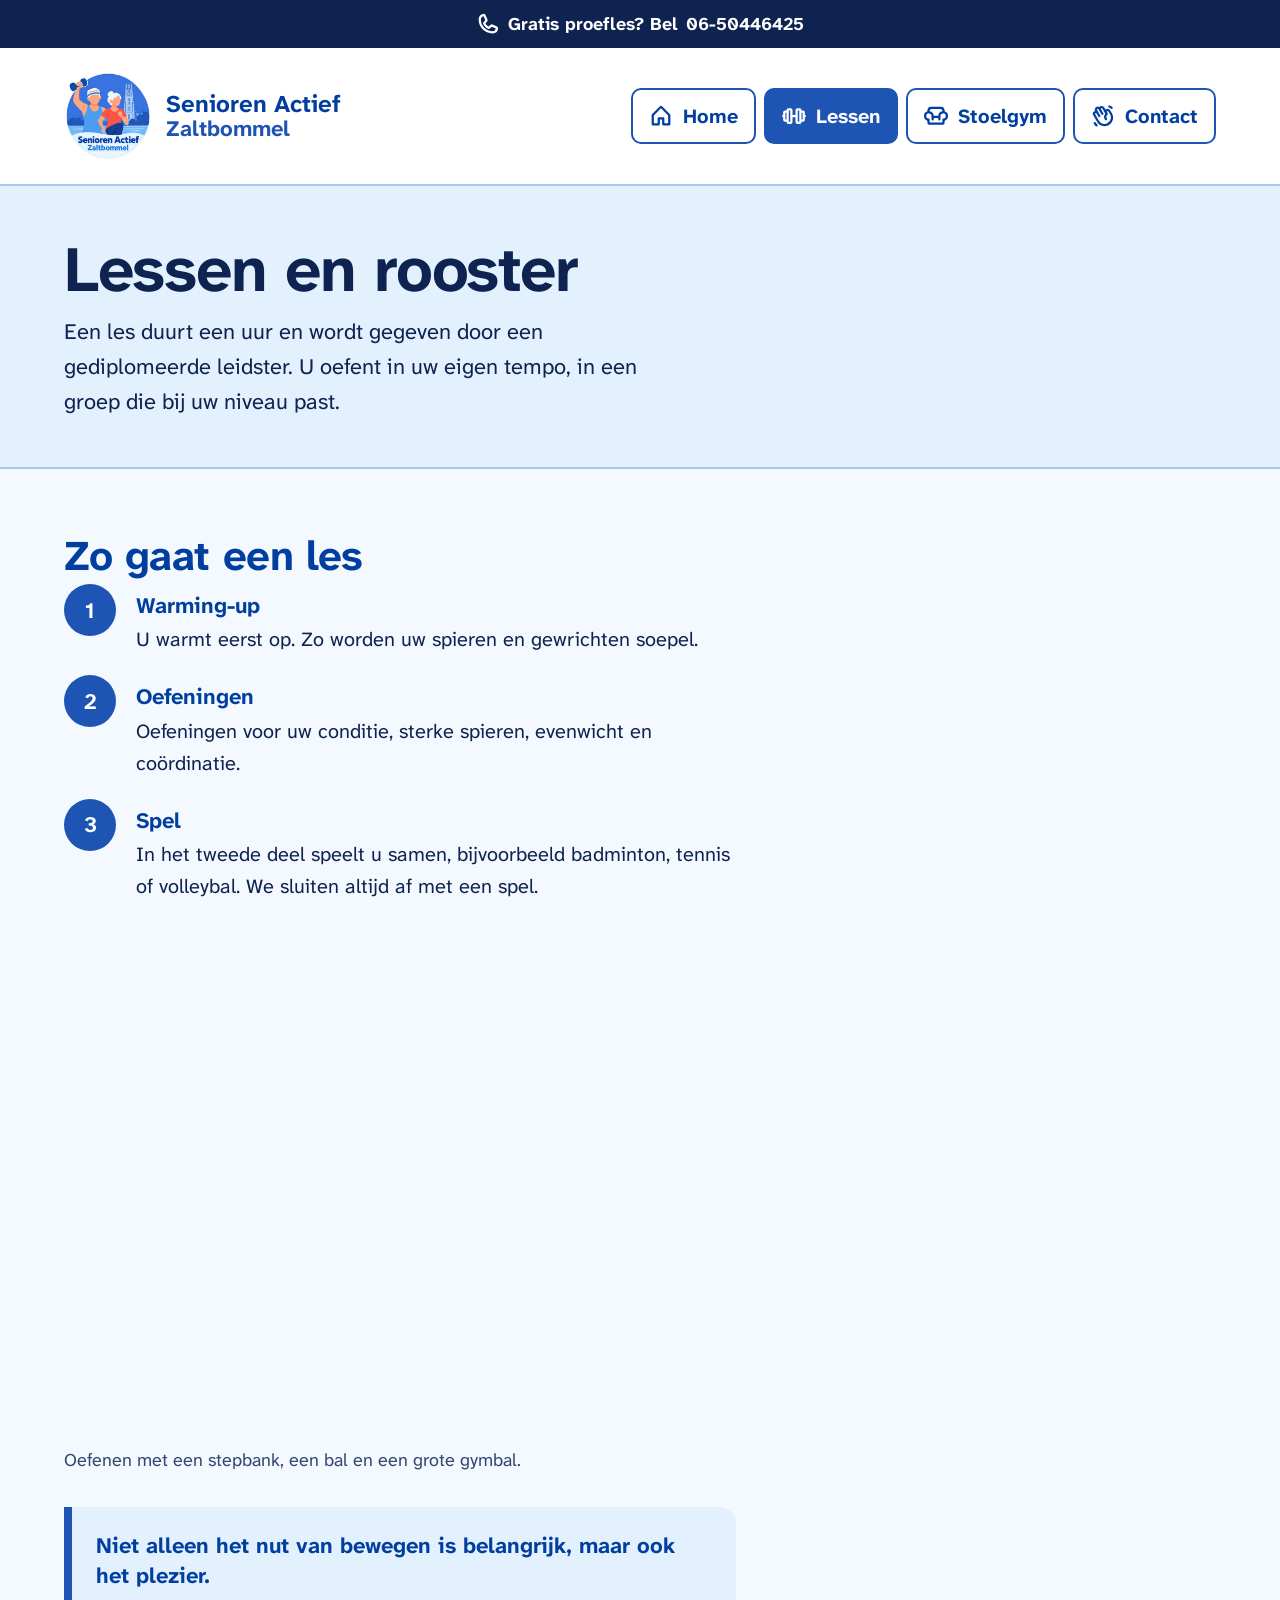
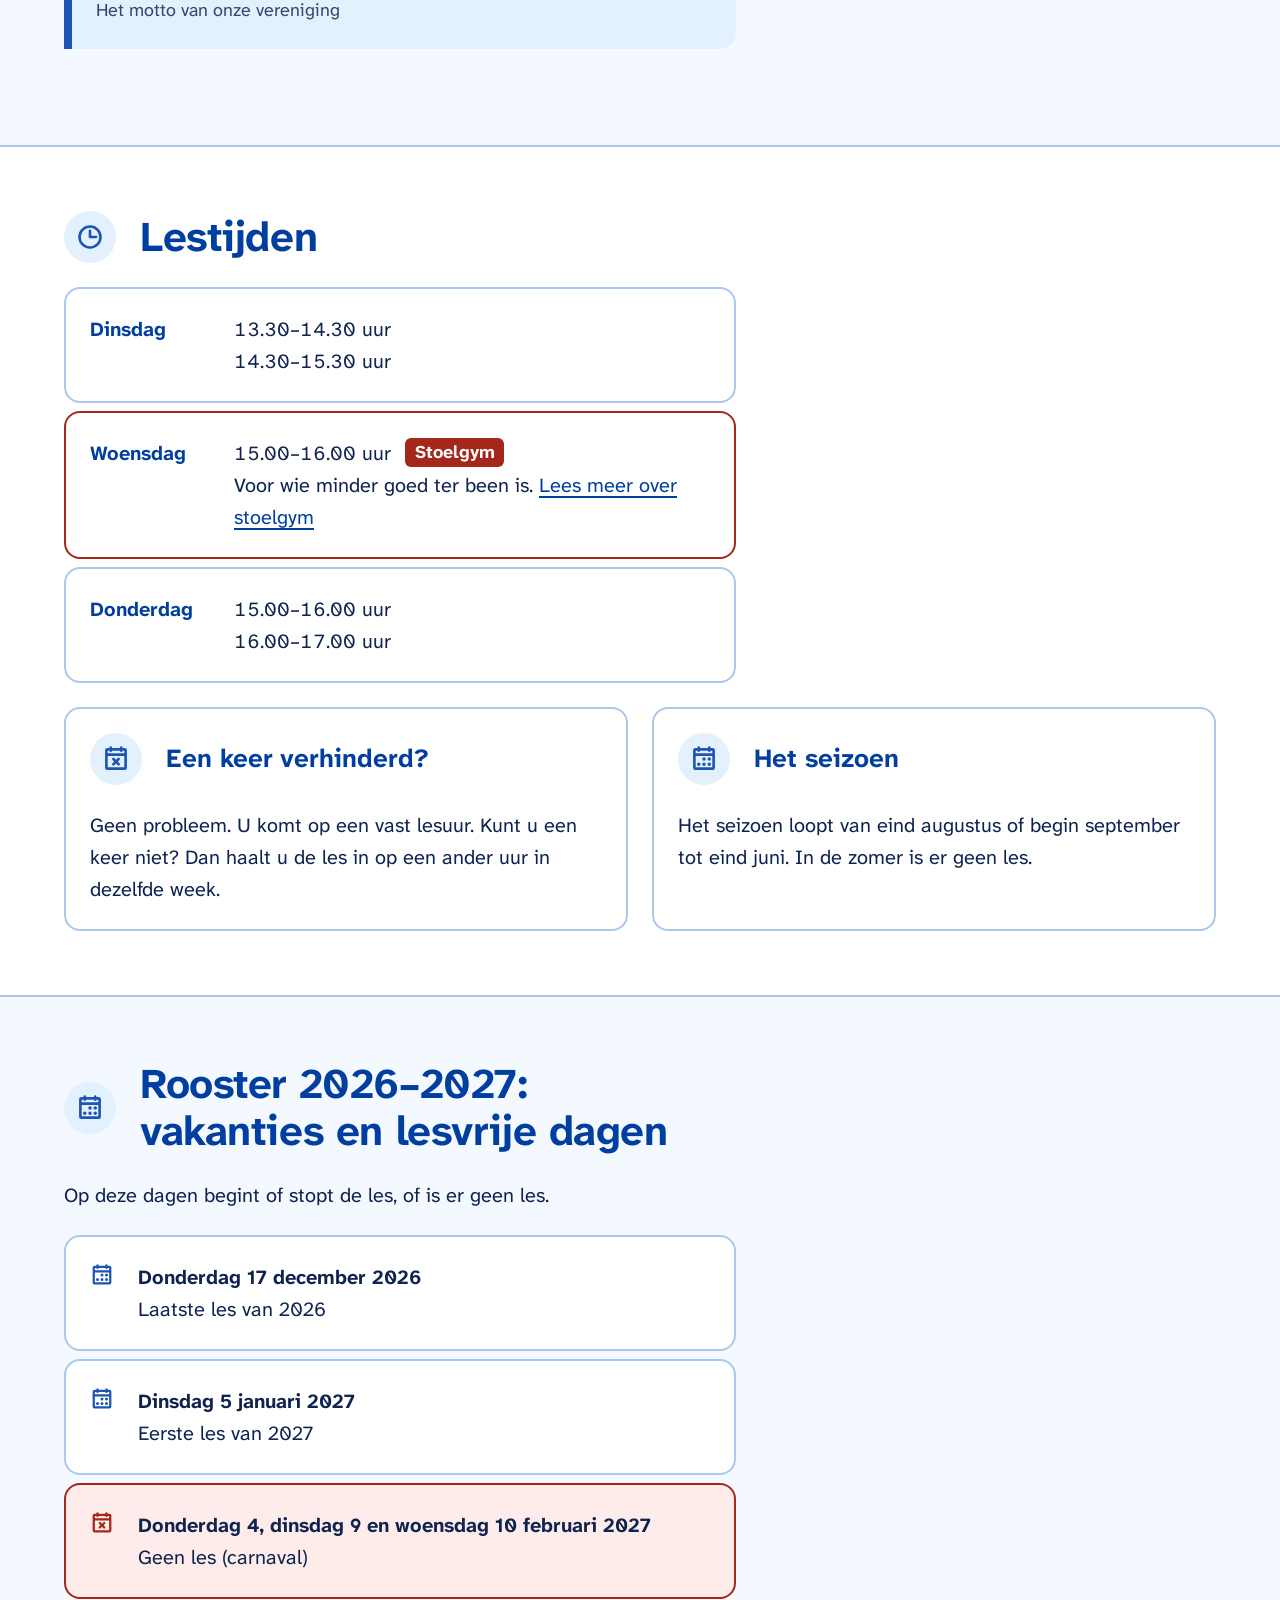
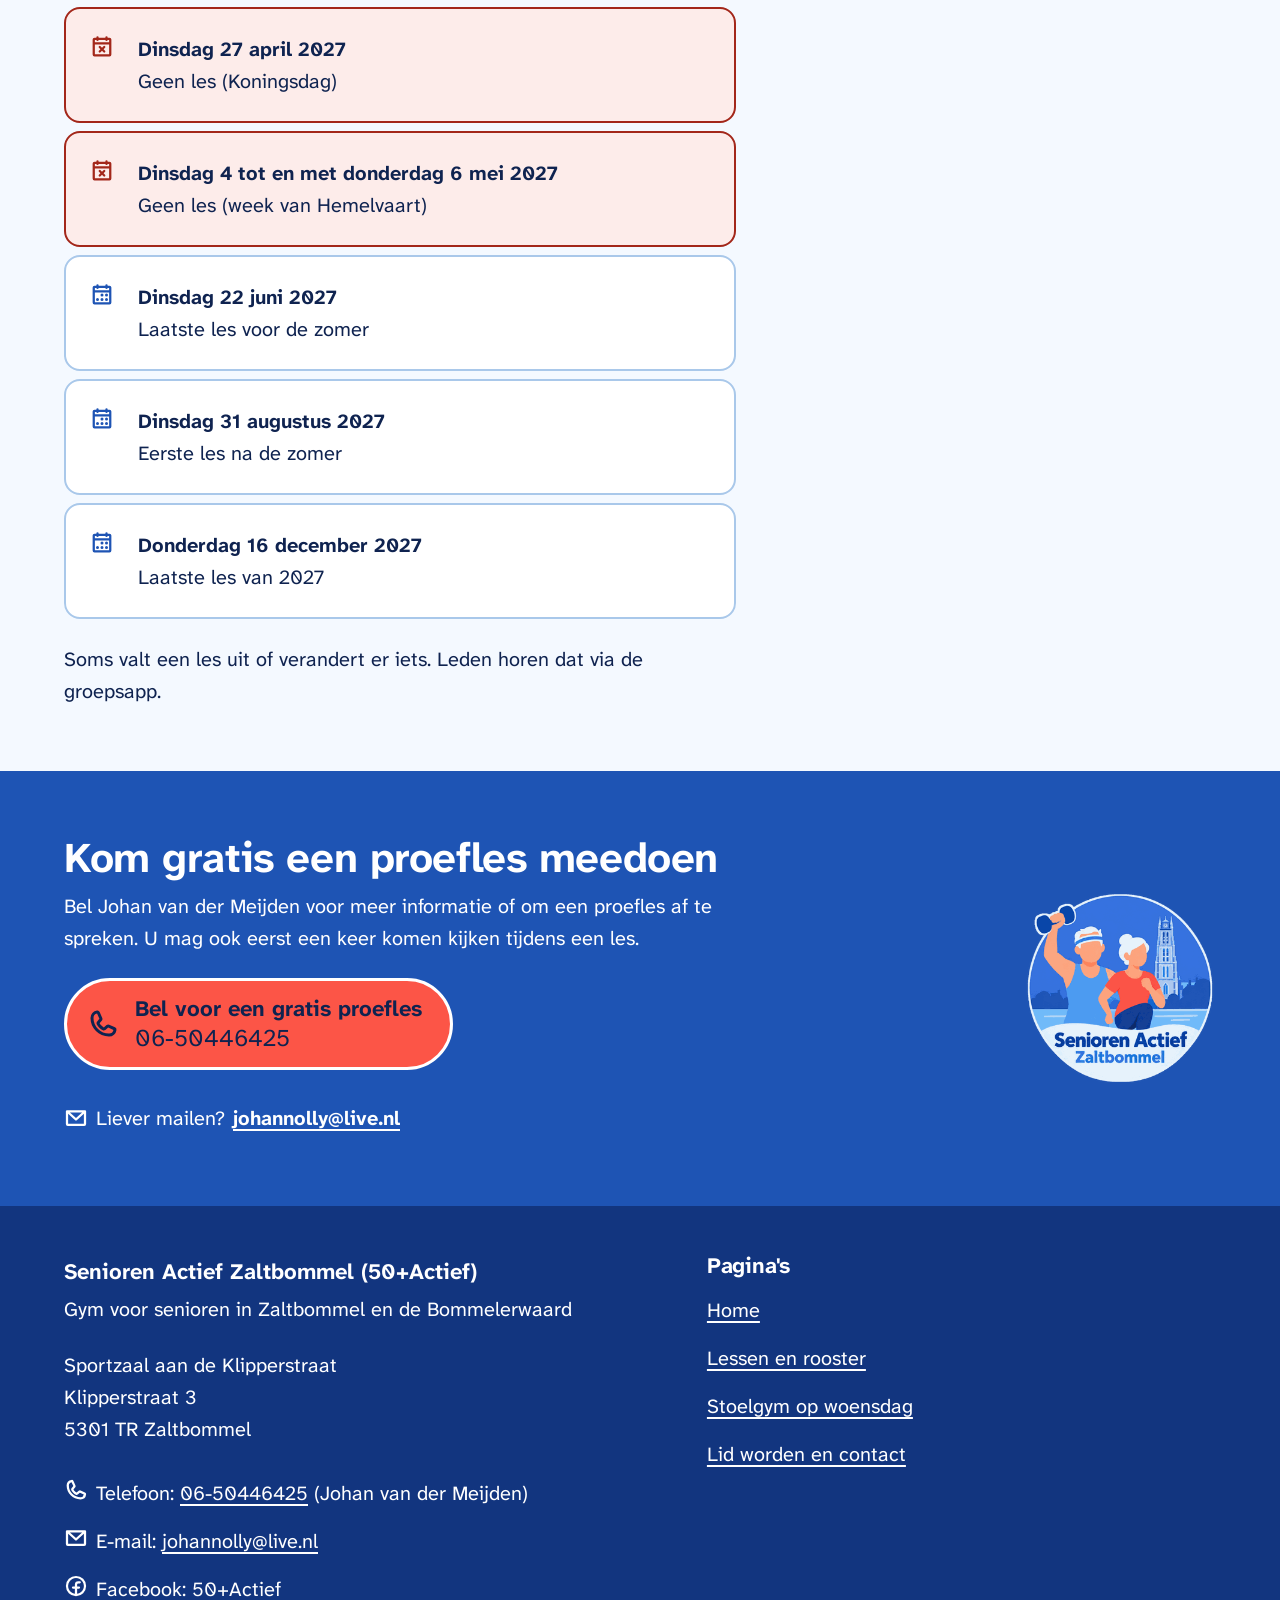
<file: lessen.html>
<!DOCTYPE html>
<html lang="nl">
<head>
  <meta charset="utf-8">
  <meta name="viewport" content="width=device-width, initial-scale=1">
  <title>Seniorengym Zaltbommel: lestijden en rooster 2026–2027</title>
  <meta name="description" content="Gymles voor senioren in Zaltbommel op dinsdag, woensdag en donderdag. Lees wat u doet in de les en wanneer er geen les is in 2026–2027.">
  <link rel="canonical" href="https://www.seniorenactiefzaltbommel.nl/lessen.html">
  <meta name="theme-color" content="#1e54b4">

  <!-- Voor delen via WhatsApp en Facebook -->
  <meta property="og:type" content="website">
  <meta property="og:locale" content="nl_NL">
  <meta property="og:site_name" content="Senioren Actief Zaltbommel">
  <meta property="og:title" content="Lessen en rooster van de seniorengym in Zaltbommel">
  <meta property="og:description" content="Les op dinsdag, woensdag en donderdag. Bekijk de lestijden en lesvrije dagen.">
  <meta property="og:url" content="https://www.seniorenactiefzaltbommel.nl/lessen.html">
  <meta property="og:image" content="https://www.seniorenactiefzaltbommel.nl/img/senioren-actief-zaltbommel-deelfoto.jpg">
  <meta property="og:image:width" content="1024">
  <meta property="og:image:height" content="538">
  <meta property="og:image:alt" content="Leden van Senioren Actief Zaltbommel tijdens een les in de sportzaal">

  <link rel="icon" href="favicon.ico" sizes="16x16 32x32 48x48">
  <link rel="icon" href="icon-192.png" type="image/png" sizes="192x192">
  <link rel="apple-touch-icon" href="apple-touch-icon.png">
  <link rel="manifest" href="site.webmanifest">
  <link rel="preload" href="fonts/atkinson-hyperlegible-next-latin-400-normal.woff2" as="font" type="font/woff2" crossorigin>
  <link rel="preload" href="fonts/atkinson-hyperlegible-next-latin-700-normal.woff2" as="font" type="font/woff2" crossorigin>
  <link rel="stylesheet" href="style.css">
</head>
<body>
  <a class="naar-inhoud" href="#inhoud">Naar de inhoud</a>

  <header>
    <!-- BEWERKEN: telefoonnummer bovenaan -->
    <div class="belbalk op-blauw">
      <p><a href="tel:+31650446425"><svg class="icoon" aria-hidden="true" focusable="false"><use href="img/iconen.svg#phone"></use></svg>Gratis proefles? Bel <span class="nummer">06-50446425</span></a></p>
    </div>
    <!-- EINDE BEWERKEN -->
    <div class="kop">
      <div class="wrap kop-binnen">
        <a class="logo" href="./">
          <img src="img/logo-senioren-actief-zaltbommel-160.png" alt="" width="88" height="88">
          <span class="logo-tekst"><span class="logo-naam">Senioren Actief</span> <span class="logo-plaats">Zaltbommel</span></span>
        </a>
        <nav class="menu" aria-label="Hoofdmenu">
          <ul>
            <li><a href="./"><svg class="icoon" aria-hidden="true" focusable="false"><use href="img/iconen.svg#house"></use></svg>Home</a></li>
            <li><a href="lessen.html" aria-current="page"><svg class="icoon" aria-hidden="true" focusable="false"><use href="img/iconen.svg#barbell"></use></svg>Lessen</a></li>
            <li><a href="stoelgym.html"><svg class="icoon" aria-hidden="true" focusable="false"><use href="img/iconen.svg#armchair"></use></svg>Stoelgym</a></li>
            <li><a href="contact.html"><svg class="icoon" aria-hidden="true" focusable="false"><use href="img/iconen.svg#hand-waving"></use></svg>Contact</a></li>
          </ul>
        </nav>
      </div>
    </div>
  </header>

  <main id="inhoud">
    <div class="paginakop">
      <div class="wrap">
        <h1>Lessen en rooster</h1>
        <p class="inleiding">Een les duurt een uur en wordt gegeven door een gediplomeerde leidster. U oefent in uw eigen tempo, in een groep die bij uw niveau past.</p>
      </div>
    </div>

    <section class="sectie" aria-labelledby="les-titel">
      <div class="wrap">
        <div class="tekstkolom">
          <h2 id="les-titel">Zo gaat een les</h2>
          <ol class="stappen">
            <li><strong>Warming-up</strong> U warmt eerst op. Zo worden uw spieren en gewrichten soepel.</li>
            <li><strong>Oefeningen</strong> Oefeningen voor uw conditie, sterke spieren, evenwicht en coördinatie.</li>
            <li><strong>Spel</strong> In het tweede deel speelt u samen, bijvoorbeeld badminton, tennis of volleybal. We sluiten altijd af met een spel.</li>
          </ol>

          <!-- BEWERKEN: foto. Zie BEWERKEN.md, onderdeel "Foto". -->
          <figure class="foto">
            <picture>
              <source type="image/webp" srcset="img/seniorengym-zaltbommel-stepbank-en-gymbal-640.webp 640w, img/seniorengym-zaltbommel-stepbank-en-gymbal-1024.webp 1024w" sizes="(min-width: 46rem) 42rem, calc(100vw - 2rem)">
              <img src="img/seniorengym-zaltbommel-stepbank-en-gymbal-1024.jpg" srcset="img/seniorengym-zaltbommel-stepbank-en-gymbal-640.jpg 640w, img/seniorengym-zaltbommel-stepbank-en-gymbal-1024.jpg 1024w" sizes="(min-width: 46rem) 42rem, calc(100vw - 2rem)" width="1024" height="768" loading="lazy" decoding="async" alt="Een les in de sportzaal. Twee vrouwen staan met één voet op een stepbank, een man en een vrouw spelen met een bal en een vrouw tilt een grote gymbal boven haar hoofd. Twee leden doen hun oefening zittend op een bank.">
            </picture>
            <figcaption>Oefenen met een stepbank, een bal en een grote gymbal.</figcaption>
          </figure>
          <!-- EINDE BEWERKEN -->

          <figure class="motto">
            <blockquote><p>Niet alleen het nut van bewegen is belangrijk, maar ook het plezier.</p></blockquote>
            <figcaption>Het motto van onze vereniging</figcaption>
          </figure>
        </div>
      </div>
    </section>

    <section class="sectie sectie-wit" aria-labelledby="tijden-titel">
      <div class="wrap">
        <div class="tekstkolom">
          <div class="sectie-kop">
            <span class="icoon-rond"><svg class="icoon" aria-hidden="true" focusable="false"><use href="img/iconen.svg#clock"></use></svg></span>
            <h2 id="tijden-titel">Lestijden</h2>
          </div>
          <!-- BEWERKEN: lestijden (ook aanpassen op index.html, stoelgym.html en in de gegevens voor Google in index.html) -->
          <dl class="lestijden lestijden-groot">
            <div>
              <dt>Dinsdag</dt>
              <dd>13.30–14.30 uur</dd>
              <dd>14.30–15.30 uur</dd>
            </div>
            <div class="stoelgym">
              <dt>Woensdag</dt>
              <dd>15.00–16.00 uur <span class="label">Stoelgym</span></dd>
              <dd>Voor wie minder goed ter been is. <a href="stoelgym.html">Lees meer over stoelgym</a></dd>
            </div>
            <div>
              <dt>Donderdag</dt>
              <dd>15.00–16.00 uur</dd>
              <dd>16.00–17.00 uur</dd>
            </div>
          </dl>
          <!-- EINDE BEWERKEN: lestijden -->
        </div>

        <div class="kaarten">
          <div class="kaart">
            <div class="kaart-kop">
              <span class="icoon-rond"><svg class="icoon" aria-hidden="true" focusable="false"><use href="img/iconen.svg#calendar-x"></use></svg></span>
              <h3>Een keer verhinderd?</h3>
            </div>
            <p>Geen probleem. U komt op een vast lesuur. Kunt u een keer niet? Dan haalt u de les in op een ander uur in dezelfde week.</p>
          </div>
          <div class="kaart">
            <div class="kaart-kop">
              <span class="icoon-rond"><svg class="icoon" aria-hidden="true" focusable="false"><use href="img/iconen.svg#calendar-dots"></use></svg></span>
              <h3>Het seizoen</h3>
            </div>
            <p>Het seizoen loopt van eind augustus of begin september tot eind juni. In de zomer is er geen les.</p>
          </div>
        </div>
      </div>
    </section>

    <section class="sectie" aria-labelledby="rooster">
      <div class="wrap">
        <div class="tekstkolom">
          <div class="sectie-kop">
            <span class="icoon-rond"><svg class="icoon" aria-hidden="true" focusable="false"><use href="img/iconen.svg#calendar-dots"></use></svg></span>
            <h2 id="rooster">Rooster 2026–2027: vakanties en lesvrije dagen</h2>
          </div>
          <p>Op deze dagen begint of stopt de les, of is er geen les.</p>
          <!-- BEWERKEN: rooster en lesvrije dagen.
               Eén regel per datum, van <li> tot en met </li>.
               Dagen zonder les: gebruik class="geen-les" en het icoon #calendar-x.
               Oude data mag u weghalen. -->
          <ol class="rooster">
            <li><svg class="icoon" aria-hidden="true" focusable="false"><use href="img/iconen.svg#calendar-dots"></use></svg><span><strong>Donderdag 17 december 2026</strong> Laatste les van 2026</span></li>
            <li><svg class="icoon" aria-hidden="true" focusable="false"><use href="img/iconen.svg#calendar-dots"></use></svg><span><strong>Dinsdag 5 januari 2027</strong> Eerste les van 2027</span></li>
            <li class="geen-les"><svg class="icoon" aria-hidden="true" focusable="false"><use href="img/iconen.svg#calendar-x"></use></svg><span><strong>Donderdag 4, dinsdag 9 en woensdag 10 februari 2027</strong> Geen les (carnaval)</span></li>
            <li class="geen-les"><svg class="icoon" aria-hidden="true" focusable="false"><use href="img/iconen.svg#calendar-x"></use></svg><span><strong>Dinsdag 27 april 2027</strong> Geen les (Koningsdag)</span></li>
            <li class="geen-les"><svg class="icoon" aria-hidden="true" focusable="false"><use href="img/iconen.svg#calendar-x"></use></svg><span><strong>Dinsdag 4 tot en met donderdag 6 mei 2027</strong> Geen les (week van Hemelvaart)</span></li>
            <li><svg class="icoon" aria-hidden="true" focusable="false"><use href="img/iconen.svg#calendar-dots"></use></svg><span><strong>Dinsdag 22 juni 2027</strong> Laatste les voor de zomer</span></li>
            <li><svg class="icoon" aria-hidden="true" focusable="false"><use href="img/iconen.svg#calendar-dots"></use></svg><span><strong>Dinsdag 31 augustus 2027</strong> Eerste les na de zomer</span></li>
            <li><svg class="icoon" aria-hidden="true" focusable="false"><use href="img/iconen.svg#calendar-dots"></use></svg><span><strong>Donderdag 16 december 2027</strong> Laatste les van 2027</span></li>
          </ol>
          <!-- EINDE BEWERKEN: rooster -->
          <p>Soms valt een les uit of verandert er iets. Leden horen dat via de groepsapp.</p>
        </div>
      </div>
    </section>

    <section class="bel-blok op-blauw" aria-labelledby="bel-titel">
      <div class="wrap bel-binnen">
        <div class="tekstkolom">
          <h2 id="bel-titel">Kom gratis een proefles meedoen</h2>
          <!-- BEWERKEN: contactgegevens onderaan de pagina -->
          <p>Bel Johan van der Meijden voor meer informatie of om een proefles af te spreken. U mag ook eerst een keer komen kijken tijdens een les.</p>
          <p class="actie">
            <a class="knop-bel" href="tel:+31650446425"><svg class="icoon" aria-hidden="true" focusable="false"><use href="img/iconen.svg#phone"></use></svg><span><span class="knop-bel-tekst">Bel voor een gratis proefles</span> <span class="knop-bel-nummer">06-50446425</span></span></a>
          </p>
          <p class="mail-regel"><svg class="icoon" aria-hidden="true" focusable="false"><use href="img/iconen.svg#envelope-simple"></use></svg>Liever mailen? <a href="mailto:johannolly%40live.nl">johannolly&#64;live.nl</a></p>
          <!-- EINDE BEWERKEN -->
        </div>
        <img class="bel-logo" src="img/logo-senioren-actief-zaltbommel-320.png" alt="" width="192" height="192" loading="lazy">
      </div>
    </section>
  </main>

  <footer class="voet op-blauw">
    <div class="wrap voet-raster">
      <div>
        <!-- BEWERKEN: voettekst. Deze staat op elke pagina hetzelfde. Pas hem op alle pagina's aan. -->
        <address>
          <p class="voet-naam">Senioren Actief Zaltbommel (50+Actief)</p>
          <p>Gym voor senioren in Zaltbommel en de Bommelerwaard</p>
          <p>Sportzaal aan de Klipperstraat<br>Klipperstraat 3<br>5301 TR Zaltbommel</p>
          <ul class="voet-contact">
            <li><svg class="icoon" aria-hidden="true" focusable="false"><use href="img/iconen.svg#phone"></use></svg><span>Telefoon: <a href="tel:+31650446425">06-50446425</a> (Johan van der Meijden)</span></li>
            <li><svg class="icoon" aria-hidden="true" focusable="false"><use href="img/iconen.svg#envelope-simple"></use></svg><span>E-mail: <a href="mailto:johannolly%40live.nl">johannolly&#64;live.nl</a></span></li>
            <li><svg class="icoon" aria-hidden="true" focusable="false"><use href="img/iconen.svg#facebook-logo"></use></svg><span>Facebook: <a href="https://www.facebook.com/profile.php?id=61579033208338">50+Actief</a></span></li>
          </ul>
        </address>
        <!-- EINDE BEWERKEN: voettekst -->
      </div>
      <nav class="voet-menu" aria-labelledby="voet-menu-titel">
        <h2 id="voet-menu-titel">Pagina's</h2>
        <ul>
          <li><a href="./">Home</a></li>
          <li><a href="lessen.html">Lessen en rooster</a></li>
          <li><a href="stoelgym.html">Stoelgym op woensdag</a></li>
          <li><a href="contact.html">Lid worden en contact</a></li>
        </ul>
      </nav>
    </div>
  </footer>
</body>
</html>
</file>
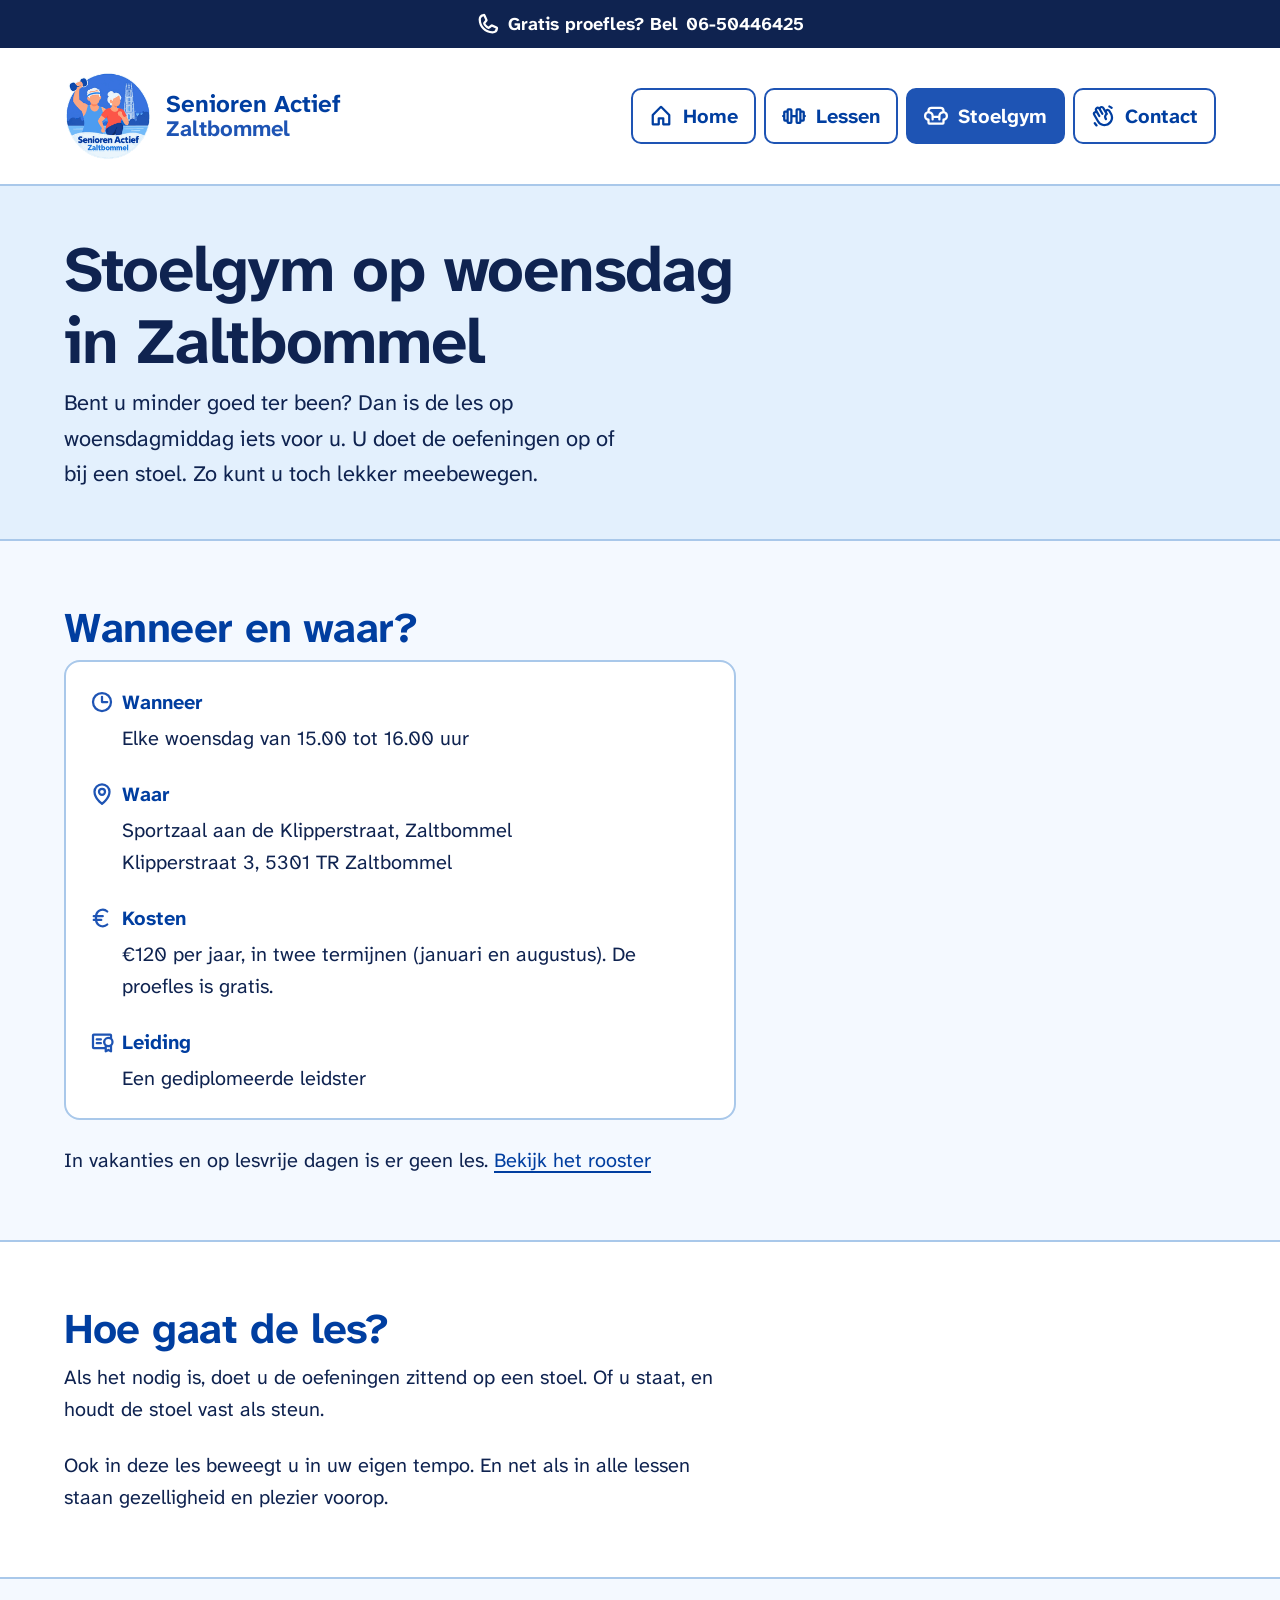
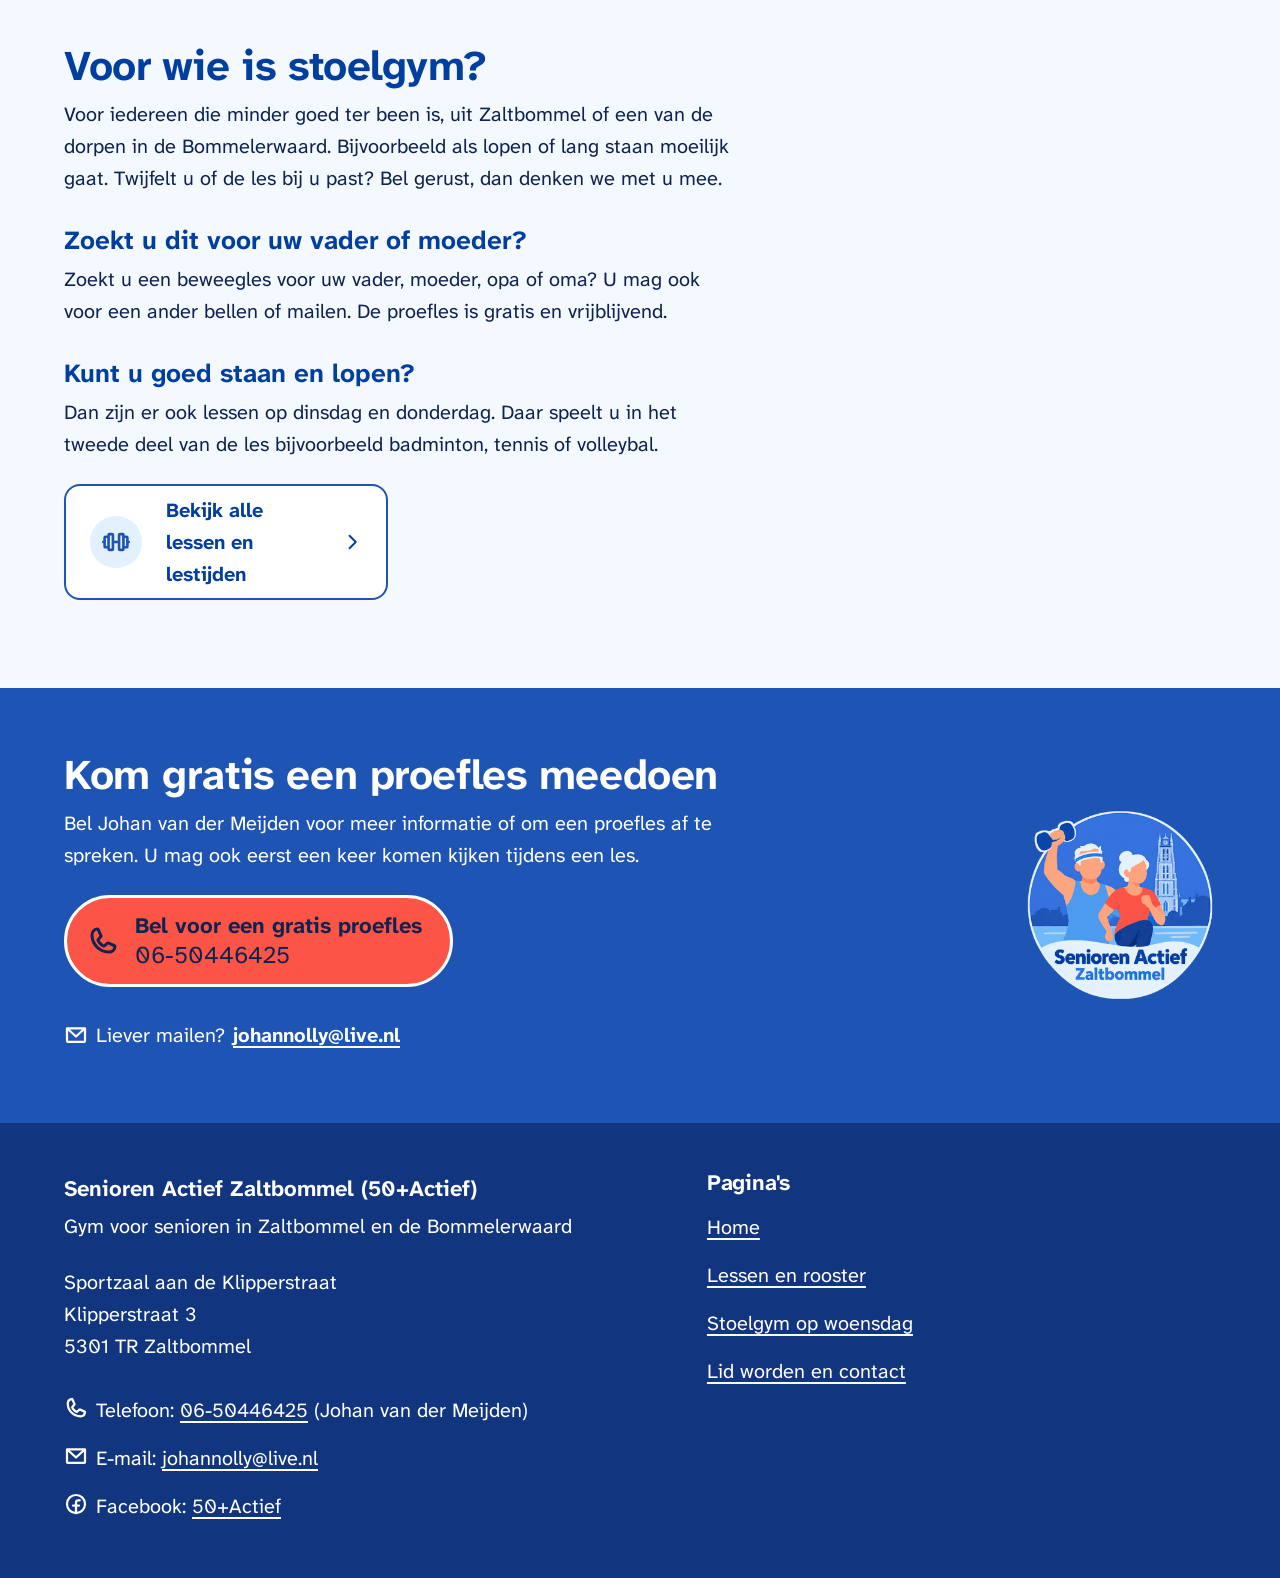
<file: stoelgym.html>
<!DOCTYPE html>
<html lang="nl">
<head>
  <meta charset="utf-8">
  <meta name="viewport" content="width=device-width, initial-scale=1">
  <title>Stoelgym in Zaltbommel op woensdag | Senioren Actief</title>
  <meta name="description" content="Stoelgym in Zaltbommel voor wie minder goed ter been is. Elke woensdag van 15.00 tot 16.00 uur in de sportzaal aan de Klipperstraat. Proefles gratis.">
  <link rel="canonical" href="https://www.seniorenactiefzaltbommel.nl/stoelgym.html">
  <meta name="theme-color" content="#1e54b4">

  <!-- Voor delen via WhatsApp en Facebook -->
  <meta property="og:type" content="website">
  <meta property="og:locale" content="nl_NL">
  <meta property="og:site_name" content="Senioren Actief Zaltbommel">
  <meta property="og:title" content="Stoelgym in Zaltbommel op woensdag">
  <meta property="og:description" content="Minder goed ter been? Beweeg mee op of bij een stoel. Elke woensdag van 15.00 tot 16.00 uur.">
  <meta property="og:url" content="https://www.seniorenactiefzaltbommel.nl/stoelgym.html">
  <meta property="og:image" content="https://www.seniorenactiefzaltbommel.nl/img/senioren-actief-zaltbommel-deelfoto.jpg">
  <meta property="og:image:width" content="1024">
  <meta property="og:image:height" content="538">
  <meta property="og:image:alt" content="Leden van Senioren Actief Zaltbommel tijdens een les in de sportzaal">

  <link rel="icon" href="favicon.ico" sizes="16x16 32x32 48x48">
  <link rel="icon" href="icon-192.png" type="image/png" sizes="192x192">
  <link rel="apple-touch-icon" href="apple-touch-icon.png">
  <link rel="manifest" href="site.webmanifest">
  <link rel="preload" href="fonts/atkinson-hyperlegible-next-latin-400-normal.woff2" as="font" type="font/woff2" crossorigin>
  <link rel="preload" href="fonts/atkinson-hyperlegible-next-latin-700-normal.woff2" as="font" type="font/woff2" crossorigin>
  <link rel="stylesheet" href="style.css">
</head>
<body>
  <a class="naar-inhoud" href="#inhoud">Naar de inhoud</a>

  <header>
    <!-- BEWERKEN: telefoonnummer bovenaan -->
    <div class="belbalk op-blauw">
      <p><a href="tel:+31650446425"><svg class="icoon" aria-hidden="true" focusable="false"><use href="img/iconen.svg#phone"></use></svg>Gratis proefles? Bel <span class="nummer">06-50446425</span></a></p>
    </div>
    <!-- EINDE BEWERKEN -->
    <div class="kop">
      <div class="wrap kop-binnen">
        <a class="logo" href="./">
          <img src="img/logo-senioren-actief-zaltbommel-160.png" alt="" width="88" height="88">
          <span class="logo-tekst"><span class="logo-naam">Senioren Actief</span> <span class="logo-plaats">Zaltbommel</span></span>
        </a>
        <nav class="menu" aria-label="Hoofdmenu">
          <ul>
            <li><a href="./"><svg class="icoon" aria-hidden="true" focusable="false"><use href="img/iconen.svg#house"></use></svg>Home</a></li>
            <li><a href="lessen.html"><svg class="icoon" aria-hidden="true" focusable="false"><use href="img/iconen.svg#barbell"></use></svg>Lessen</a></li>
            <li><a href="stoelgym.html" aria-current="page"><svg class="icoon" aria-hidden="true" focusable="false"><use href="img/iconen.svg#armchair"></use></svg>Stoelgym</a></li>
            <li><a href="contact.html"><svg class="icoon" aria-hidden="true" focusable="false"><use href="img/iconen.svg#hand-waving"></use></svg>Contact</a></li>
          </ul>
        </nav>
      </div>
    </div>
  </header>

  <main id="inhoud">
    <div class="paginakop">
      <div class="wrap">
        <h1>Stoelgym op woensdag in Zaltbommel</h1>
        <p class="inleiding">Bent u minder goed ter been? Dan is de les op woensdagmiddag iets voor u. U doet de oefeningen op of bij een stoel. Zo kunt u toch lekker meebewegen.</p>
      </div>
    </div>

    <section class="sectie" aria-labelledby="feiten-titel">
      <div class="wrap">
        <div class="tekstkolom">
          <h2 id="feiten-titel">Wanneer en waar?</h2>
          <!-- BEWERKEN: tijd, adres en kosten van de stoelgym -->
          <dl class="feitenlijst">
            <div>
              <dt><svg class="icoon" aria-hidden="true" focusable="false"><use href="img/iconen.svg#clock"></use></svg>Wanneer</dt>
              <dd>Elke woensdag van 15.00 tot 16.00 uur</dd>
            </div>
            <div>
              <dt><svg class="icoon" aria-hidden="true" focusable="false"><use href="img/iconen.svg#map-pin"></use></svg>Waar</dt>
              <dd>Sportzaal aan de Klipperstraat, Zaltbommel<br>Klipperstraat 3, 5301 TR Zaltbommel</dd>
            </div>
            <div>
              <dt><svg class="icoon" aria-hidden="true" focusable="false"><use href="img/iconen.svg#currency-eur"></use></svg>Kosten</dt>
              <dd>€120 per jaar, in twee termijnen (januari en augustus). De proefles is gratis.</dd>
            </div>
            <div>
              <dt><svg class="icoon" aria-hidden="true" focusable="false"><use href="img/iconen.svg#certificate"></use></svg>Leiding</dt>
              <dd>Een gediplomeerde leidster</dd>
            </div>
          </dl>
          <!-- EINDE BEWERKEN -->
          <p>In vakanties en op lesvrije dagen is er geen les. <a href="lessen.html#rooster">Bekijk het rooster</a></p>
        </div>
      </div>
    </section>

    <section class="sectie sectie-wit" aria-labelledby="hoe-titel">
      <div class="wrap">
        <div class="tekstkolom">
          <h2 id="hoe-titel">Hoe gaat de les?</h2>
          <p>Als het nodig is, doet u de oefeningen zittend op een stoel. Of u staat, en houdt de stoel vast als steun.</p>
          <p>Ook in deze les beweegt u in uw eigen tempo. En net als in alle lessen staan gezelligheid en plezier voorop.</p>
          <!-- BEWERKEN: foto van de stoelgym. Heeft u een foto van de les op woensdag?
               Zet hem hier neer. Zie BEWERKEN.md, onderdeel "Foto". -->
        </div>
      </div>
    </section>

    <section class="sectie" aria-labelledby="wie-titel">
      <div class="wrap">
        <div class="tekstkolom">
          <h2 id="wie-titel">Voor wie is stoelgym?</h2>
          <p>Voor iedereen die minder goed ter been is, uit Zaltbommel of een van de dorpen in de Bommelerwaard. Bijvoorbeeld als lopen of lang staan moeilijk gaat. Twijfelt u of de les bij u past? Bel gerust, dan denken we met u mee.</p>

          <h3>Zoekt u dit voor uw vader of moeder?</h3>
          <p>Zoekt u een beweegles voor uw vader, moeder, opa of oma? U mag ook voor een ander bellen of mailen. De proefles is gratis en vrijblijvend.</p>

          <h3>Kunt u goed staan en lopen?</h3>
          <p>Dan zijn er ook lessen op dinsdag en donderdag. Daar speelt u in het tweede deel van de les bijvoorbeeld badminton, tennis of volleybal.</p>
          <ul class="tegels">
            <li><a class="tegel" href="lessen.html"><span class="icoon-rond"><svg class="icoon" aria-hidden="true" focusable="false"><use href="img/iconen.svg#barbell"></use></svg></span>Bekijk alle lessen en lestijden<svg class="icoon icoon-pijl" aria-hidden="true" focusable="false"><use href="img/iconen.svg#caret-right"></use></svg></a></li>
          </ul>
        </div>
      </div>
    </section>

    <section class="bel-blok op-blauw" aria-labelledby="bel-titel">
      <div class="wrap bel-binnen">
        <div class="tekstkolom">
          <h2 id="bel-titel">Kom gratis een proefles meedoen</h2>
          <!-- BEWERKEN: contactgegevens onderaan de pagina -->
          <p>Bel Johan van der Meijden voor meer informatie of om een proefles af te spreken. U mag ook eerst een keer komen kijken tijdens een les.</p>
          <p class="actie">
            <a class="knop-bel" href="tel:+31650446425"><svg class="icoon" aria-hidden="true" focusable="false"><use href="img/iconen.svg#phone"></use></svg><span><span class="knop-bel-tekst">Bel voor een gratis proefles</span> <span class="knop-bel-nummer">06-50446425</span></span></a>
          </p>
          <p class="mail-regel"><svg class="icoon" aria-hidden="true" focusable="false"><use href="img/iconen.svg#envelope-simple"></use></svg>Liever mailen? <a href="mailto:johannolly%40live.nl">johannolly&#64;live.nl</a></p>
          <!-- EINDE BEWERKEN -->
        </div>
        <img class="bel-logo" src="img/logo-senioren-actief-zaltbommel-320.png" alt="" width="192" height="192" loading="lazy">
      </div>
    </section>
  </main>

  <footer class="voet op-blauw">
    <div class="wrap voet-raster">
      <div>
        <!-- BEWERKEN: voettekst. Deze staat op elke pagina hetzelfde. Pas hem op alle pagina's aan. -->
        <address>
          <p class="voet-naam">Senioren Actief Zaltbommel (50+Actief)</p>
          <p>Gym voor senioren in Zaltbommel en de Bommelerwaard</p>
          <p>Sportzaal aan de Klipperstraat<br>Klipperstraat 3<br>5301 TR Zaltbommel</p>
          <ul class="voet-contact">
            <li><svg class="icoon" aria-hidden="true" focusable="false"><use href="img/iconen.svg#phone"></use></svg><span>Telefoon: <a href="tel:+31650446425">06-50446425</a> (Johan van der Meijden)</span></li>
            <li><svg class="icoon" aria-hidden="true" focusable="false"><use href="img/iconen.svg#envelope-simple"></use></svg><span>E-mail: <a href="mailto:johannolly%40live.nl">johannolly&#64;live.nl</a></span></li>
            <li><svg class="icoon" aria-hidden="true" focusable="false"><use href="img/iconen.svg#facebook-logo"></use></svg><span>Facebook: <a href="https://www.facebook.com/profile.php?id=61579033208338">50+Actief</a></span></li>
          </ul>
        </address>
        <!-- EINDE BEWERKEN: voettekst -->
      </div>
      <nav class="voet-menu" aria-labelledby="voet-menu-titel">
        <h2 id="voet-menu-titel">Pagina's</h2>
        <ul>
          <li><a href="./">Home</a></li>
          <li><a href="lessen.html">Lessen en rooster</a></li>
          <li><a href="stoelgym.html">Stoelgym op woensdag</a></li>
          <li><a href="contact.html">Lid worden en contact</a></li>
        </ul>
      </nav>
    </div>
  </footer>
</body>
</html>
</file>
<file: style.css>
/* ==========================================================
   Senioren Actief Zaltbommel - style.css (ontwerp 2)
   Stijl: "Accessible & Ethical", kleuren uit het logo.
   Kleuren, lettergroottes en ruimtes staan bovenaan bij :root.
   Pas daar iets aan, dan verandert het op de hele site.
   ========================================================== */

/* ---------- Lettertype ----------
   Atkinson Hyperlegible Next: gemaakt voor mensen die slecht zien.
   Zelf gehost in fonts/ (vrije licentie, zie fonts/OFL.txt).
   ---------------------------------- */

@font-face {
  font-family: "Atkinson Hyperlegible Next";
  src: url("fonts/atkinson-hyperlegible-next-latin-400-normal.woff2") format("woff2");
  font-weight: 400;
  font-style: normal;
  font-display: swap;
}

@font-face {
  font-family: "Atkinson Hyperlegible Next";
  src: url("fonts/atkinson-hyperlegible-next-latin-700-normal.woff2") format("woff2");
  font-weight: 700;
  font-style: normal;
  font-display: swap;
}

/* Reserve-lettertype: Verdana, maar even breed en hoog gemaakt als Atkinson.
   Zo verspringt de tekst niet als het echte lettertype binnenkomt. */
@font-face {
  font-family: "Atkinson Reserve";
  src: local("Verdana");
  font-weight: 400;
  font-style: normal;
  size-adjust: 86.93%;
  ascent-override: 112.73%;
  descent-override: 36.81%;
  line-gap-override: 0%;
}

@font-face {
  font-family: "Atkinson Reserve";
  src: local("Verdana Bold"), local("Verdana-Bold");
  font-weight: 700;
  font-style: normal;
  size-adjust: 83.59%;
  ascent-override: 117.24%;
  descent-override: 38.28%;
  line-gap-override: 0%;
}

:root {
  /* Kleuren uit het logo */
  --kleur-tekst: #0f2350;          /* gewone tekst (15:1 op wit) */
  --kleur-tekst-zacht: #34466f;    /* bijschriften (9:1 op wit) */
  --kleur-primair: #1e54b4;        /* blauwe banden, iconen, randen */
  --kleur-primair-donker: #003ea0; /* koppen en links */
  --kleur-op-primair: #ffffff;
  --kleur-cta: #fc5547;            /* alleen de belknop (koraal uit het logo) */
  --kleur-cta-hover: #ff7a6b;
  --kleur-op-cta: #0f2350;
  --kleur-achtergrond: #f4f9ff;    /* achtergrond van de pagina */
  --kleur-vlak: #ffffff;           /* kaarten */
  --kleur-zacht: #e3f0fd;          /* kop van de pagina, iconrondjes */
  --kleur-rand: #a9c8ea;           /* rand van kaarten */
  --kleur-let-op: #a3271a;         /* geen les, labels */
  --kleur-let-op-zacht: #fdecea;
  --kleur-voet: #12357f;           /* voettekst */
  --kleur-focus: #0f2350;

  /* Lettergroottes (1rem = 16px) */
  --tekst: 1.25rem;         /* 20px */
  --tekst-groot: 1.375rem;  /* 22px */
  --tekst-klein: 1.125rem;  /* 18px */
  --kop-1: clamp(2.5rem, 1.75rem + 3.2vw, 4rem);
  --kop-2: clamp(1.875rem, 1.5rem + 1.6vw, 2.625rem);
  --kop-3: 1.625rem;

  /* Ruimtes (8-punts schaal) */
  --ruimte-xs: 0.25rem;
  --ruimte-s: 0.5rem;
  --ruimte-m: 1.5rem;
  --ruimte-l: 2rem;
  --ruimte-xl: 3rem;
  --ruimte-2xl: 4rem;

  /* Rondingen */
  --rond-s: 0.625rem;
  --rond-m: 1rem;
  --rond-l: 1.5rem;

  /* Breedtes */
  --breedte-tekst: 42rem;
  --breedte: 72rem;

  --font: "Atkinson Hyperlegible Next", "Atkinson Reserve", Verdana, Tahoma, system-ui, sans-serif;
}

/* ---------- Basis ---------- */

*,
*::before,
*::after {
  box-sizing: border-box;
}

html {
  -webkit-text-size-adjust: 100%;
  text-size-adjust: 100%;
}

body {
  margin: 0;
  background: var(--kleur-achtergrond);
  color: var(--kleur-tekst);
  font-family: var(--font);
  font-size: var(--tekst);
  line-height: 1.6;
  overflow-wrap: break-word;
}

img {
  display: block;
  max-width: 100%;
  height: auto;
}

h1,
h2,
h3 {
  margin: 0 0 var(--ruimte-s);
  color: var(--kleur-primair-donker);
  line-height: 1.12;
  text-wrap: balance;
}

h1 {
  font-size: var(--kop-1);
  font-weight: 700;
  letter-spacing: -0.02em;
}

h2 {
  font-size: var(--kop-2);
  font-weight: 700;
  letter-spacing: -0.01em;
}

h3 {
  font-size: var(--kop-3);
  font-weight: 700;
}

p,
ul,
ol,
dl,
figure,
blockquote {
  margin: 0 0 var(--ruimte-m);
}

:where(p, ul, ol, dl, figure, blockquote):last-child {
  margin-bottom: 0;
}

ul,
ol {
  padding-left: 1.4em;
}

li + li {
  margin-top: 0.4em;
}

strong {
  font-weight: 700;
}

a {
  color: var(--kleur-primair-donker);
  text-decoration-thickness: 0.09em;
  text-underline-offset: 0.18em;
}

a:hover {
  text-decoration-thickness: 0.18em;
}

a,
summary {
  touch-action: manipulation;
}

/* Kleurovergang bij aanwijzen; geen beweging */
a,
summary {
  transition: background-color 0.15s ease, border-color 0.15s ease, color 0.15s ease;
}

/* Focus: witte binnenrand en een donkere ring van 4px */
:focus-visible {
  outline: 4px solid var(--kleur-focus);
  outline-offset: 2px;
  box-shadow: 0 0 0 2px var(--kleur-vlak);
}

/* Op blauw andersom */
.op-blauw :focus-visible {
  outline-color: var(--kleur-op-primair);
  box-shadow: 0 0 0 2px var(--kleur-tekst);
}

.getal {
  font-variant-numeric: tabular-nums;
}

/* ---------- Iconen ---------- */

.icoon {
  flex: none;
  width: 1.5rem;
  height: 1.5rem;
  fill: currentColor;
}

/* Icoon in een rondje (bij kaarten en feiten) */
.icoon-rond {
  display: inline-grid;
  flex: none;
  place-items: center;
  width: 3.25rem;
  height: 3.25rem;
  border-radius: 50%;
  background: var(--kleur-zacht);
  color: var(--kleur-primair);
}

.icoon-rond .icoon {
  width: 1.75rem;
  height: 1.75rem;
}

/* ---------- Opbouw ---------- */

.wrap {
  width: min(100% - 2rem, var(--breedte));
  margin-inline: auto;
}

.tekstkolom {
  max-width: var(--breedte-tekst);
}

.naar-inhoud {
  position: absolute;
  top: -10rem;
  left: 1rem;
  z-index: 100;
  padding: 0.75rem 1rem;
  border-radius: var(--rond-s);
  background: var(--kleur-vlak);
  font-weight: 700;
}

.naar-inhoud:focus {
  top: 1rem;
}

/* ---------- Belbalk en kop ---------- */

.belbalk {
  background: var(--kleur-tekst);
  color: var(--kleur-op-primair);
}

.belbalk p {
  margin: 0;
  text-align: center;
}

.belbalk a {
  display: inline-flex;
  align-items: center;
  gap: var(--ruimte-s);
  min-height: 3rem;
  padding: 0.5rem 1rem;
  color: var(--kleur-op-primair);
  font-size: var(--tekst-klein);
  font-weight: 700;
  text-decoration: none;
}

.belbalk a:hover {
  text-decoration: underline;
}

.kop {
  border-bottom: 2px solid var(--kleur-rand);
  background: var(--kleur-vlak);
}

.kop-binnen {
  display: flex;
  flex-wrap: wrap;
  align-items: center;
  justify-content: space-between;
  gap: var(--ruimte-m);
  padding-block: var(--ruimte-m);
}

.logo {
  display: inline-flex;
  align-items: center;
  gap: 0.875rem;
  color: var(--kleur-tekst);
  text-decoration: none;
}

.logo img {
  width: 4.5rem;
  height: 4.5rem;
}

.logo-tekst {
  display: flex;
  flex-direction: column;
  line-height: 1.1;
}

.logo-naam {
  color: var(--kleur-primair-donker);
  font-size: 1.5rem;
  font-weight: 700;
}

.logo-plaats {
  color: var(--kleur-primair);
  font-size: var(--tekst-groot);
  font-weight: 700;
}

.menu {
  flex: 1 1 100%;
}

.menu ul {
  display: grid;
  grid-template-columns: 1fr 1fr;
  gap: var(--ruimte-s);
  margin: 0;
  padding: 0;
  list-style: none;
}

.menu li + li {
  margin-top: 0;
}

.menu a {
  display: flex;
  align-items: center;
  justify-content: center;
  gap: 0.625rem;
  min-height: 3.5rem;
  padding: 0.5rem 1rem;
  border: 2px solid var(--kleur-primair);
  border-radius: var(--rond-s);
  background: var(--kleur-vlak);
  color: var(--kleur-primair-donker);
  font-weight: 700;
  text-decoration: none;
}

.menu a:hover {
  background: var(--kleur-zacht);
}

.menu a:active {
  background: var(--kleur-rand);
}

.menu a[aria-current="page"] {
  background: var(--kleur-primair);
  color: var(--kleur-op-primair);
}

@media (min-width: 48em) {
  .logo img {
    width: 5.5rem;
    height: 5.5rem;
  }

  .menu ul {
    grid-template-columns: repeat(4, auto);
    justify-content: start;
  }
}

@media (min-width: 64em) {
  .menu {
    flex: 0 1 auto;
  }
}

/* ---------- Kop van de homepage (held) ---------- */

.held {
  padding-block: var(--ruimte-xl);
  background: var(--kleur-zacht);
}

.held-raster {
  display: grid;
  gap: var(--ruimte-xl);
  align-items: center;
}

.held h1 {
  max-width: 15ch;
  color: var(--kleur-tekst);
}

.inleiding {
  max-width: 36rem;
  font-size: var(--tekst-groot);
}

.mail-regel {
  display: flex;
  flex-wrap: wrap;
  align-items: center;
  gap: 0 var(--ruimte-s);
}

.mail-regel .icoon {
  color: var(--kleur-primair);
}

.mail-regel a {
  display: inline-block;
  padding-block: 0.5rem;
  font-weight: 700;
  overflow-wrap: anywhere;
}

.held-foto {
  position: relative;
  margin: 0;
}

.held-foto picture img {
  width: 100%;
  border: 4px solid var(--kleur-vlak);
  border-radius: var(--rond-l);
}

.held-foto figcaption {
  margin-top: var(--ruimte-s);
  color: var(--kleur-tekst-zacht);
  font-size: var(--tekst-klein);
}

/* Het logo als sticker op de hoek van de foto (alleen brede schermen) */
.held-sticker {
  display: none;
}

@media (min-width: 64em) {
  .held {
    padding-block: var(--ruimte-2xl);
  }

  .held-raster {
    grid-template-columns: 1.05fr 0.95fr;
  }

  .held-sticker {
    position: absolute;
    bottom: 2.5rem;
    left: -3.5rem;
    display: block;
    width: 9rem;
    height: 9rem;
  }
}

/* ---------- Kop van de andere pagina's ---------- */

.paginakop {
  padding-block: var(--ruimte-xl);
  border-bottom: 2px solid var(--kleur-rand);
  background: var(--kleur-zacht);
}

.paginakop h1 {
  max-width: 20ch;
  color: var(--kleur-tekst);
}

.paginakop .inleiding {
  margin-bottom: 0;
}

/* ---------- Belknop (koraal) ---------- */

.actie {
  margin-block: var(--ruimte-m);
}

.knop-bel {
  display: inline-flex;
  align-items: center;
  gap: 1rem;
  min-height: 4.25rem;
  padding: 0.875rem 1.75rem 0.875rem 1.25rem;
  border: 3px solid var(--kleur-tekst);
  border-radius: 999px;
  background: var(--kleur-cta);
  color: var(--kleur-op-cta);
  font-size: var(--tekst-groot);
  font-weight: 700;
  line-height: 1.25;
  text-decoration: none;
  transition: background-color 0.15s ease;
}

.knop-bel:hover {
  background: var(--kleur-cta-hover);
}

.knop-bel:active {
  background: var(--kleur-vlak);
}

.knop-bel .icoon {
  width: 2rem;
  height: 2rem;
}

.knop-bel-tekst,
.knop-bel-nummer {
  display: block;
}

/* 24px: telt als grote tekst, zodat het contrast op koraal aan AAA voldoet */
.knop-bel-nummer {
  font-size: 1.5rem;
  font-weight: 400;
}

.op-blauw .knop-bel {
  border-color: var(--kleur-op-primair);
}

/* ---------- Secties ---------- */

.sectie {
  padding-block: var(--ruimte-xl);
}

.sectie-wit {
  border-block: 2px solid var(--kleur-rand);
  background: var(--kleur-vlak);
}

@media (min-width: 64em) {
  .sectie {
    padding-block: var(--ruimte-2xl);
  }
}

.sectie-kop {
  display: flex;
  align-items: center;
  gap: var(--ruimte-m);
  margin-bottom: var(--ruimte-m);
}

.sectie-kop h2 {
  margin: 0;
}

.sectie h3 {
  margin-top: var(--ruimte-l);
}

.sectie h2 + h3,
.sectie h3:first-child {
  margin-top: 0;
}

/* Telefoonnummer nooit over twee regels breken */
.nummer,
.knop-bel-nummer,
.voet-contact a {
  white-space: nowrap;
}

/* Losse links krijgen genoeg hoogte om aan te tikken */
.losse-link {
  display: inline-flex;
  align-items: center;
  gap: var(--ruimte-s);
  min-height: 3rem;
  font-weight: 700;
}

.losse-link .icoon {
  width: 1.25rem;
  height: 1.25rem;
}

/* ---------- Actueel ---------- */

.actueel {
  padding-top: var(--ruimte-xl);
}

.actueel-bericht {
  display: flex;
  gap: var(--ruimte-m);
  align-items: flex-start;
  max-width: var(--breedte-tekst);
  padding: var(--ruimte-m);
  border: 2px solid var(--kleur-let-op);
  border-left-width: 0.5rem;
  border-radius: var(--rond-m);
  background: var(--kleur-vlak);
}

.actueel-bericht .icoon-rond {
  background: var(--kleur-let-op-zacht);
  color: var(--kleur-let-op);
}

.actueel-bericht h2 {
  margin-bottom: var(--ruimte-xs);
  font-size: var(--kop-3);
}

/* ---------- Feiten op een rij ---------- */

.feiten {
  display: grid;
  gap: var(--ruimte-m);
  margin: 0;
  padding: 0;
  list-style: none;
}

.feiten li {
  display: flex;
  gap: var(--ruimte-m);
  align-items: flex-start;
  margin: 0;
}

.feiten strong {
  display: block;
  color: var(--kleur-primair-donker);
  font-size: var(--tekst-groot);
  line-height: 1.3;
}

@media (min-width: 48em) {
  .feiten {
    grid-template-columns: repeat(2, 1fr);
    gap: var(--ruimte-l);
  }
}

@media (min-width: 64em) {
  .feiten {
    grid-template-columns: repeat(4, 1fr);
  }

  .feiten li {
    flex-direction: column;
    gap: var(--ruimte-s);
  }
}

/* ---------- Kaarten ---------- */

.kaarten {
  display: grid;
  gap: var(--ruimte-m);
}

@media (min-width: 48em) {
  .kaarten {
    grid-template-columns: repeat(2, 1fr);
  }
}

.kaart {
  padding: var(--ruimte-m);
  border: 2px solid var(--kleur-rand);
  border-radius: var(--rond-m);
  background: var(--kleur-vlak);
}

.kaart-kop {
  display: flex;
  align-items: center;
  gap: var(--ruimte-m);
  margin-bottom: var(--ruimte-m);
}

.kaart-kop h3 {
  margin: 0;
}

.kaart-let-op {
  border-color: var(--kleur-let-op);
}

.kaart-let-op .icoon-rond {
  background: var(--kleur-let-op-zacht);
  color: var(--kleur-let-op);
}

/* ---------- Lestijden ---------- */

.lestijden {
  display: grid;
  gap: var(--ruimte-s);
  margin: 0 0 var(--ruimte-m);
}

.lestijden > div {
  display: grid;
  gap: 0 var(--ruimte-m);
  padding-block: var(--ruimte-s);
  border-bottom: 2px solid var(--kleur-zacht);
}

.lestijden dt {
  color: var(--kleur-primair-donker);
  font-weight: 700;
}

.lestijden dd {
  margin: 0;
  font-variant-numeric: tabular-nums;
}

@media (min-width: 30em) {
  .lestijden > div {
    grid-template-columns: 7.5rem 1fr;
  }

  .lestijden dd {
    grid-column: 2;
  }

  .lestijden dt {
    grid-row: span 3;
  }
}

.label {
  display: inline-block;
  margin-left: var(--ruimte-s);
  padding: 0 0.6rem;
  border-radius: 0.375rem;
  background: var(--kleur-let-op);
  color: var(--kleur-op-primair);
  font-size: var(--tekst-klein);
  font-weight: 700;
  vertical-align: 0.1em;
}

/* Grote lestijden-lijst op de lessenpagina */
.lestijden-groot > div {
  padding: var(--ruimte-m);
  border: 2px solid var(--kleur-rand);
  border-radius: var(--rond-m);
  background: var(--kleur-vlak);
}

.lestijden-groot .stoelgym {
  border-color: var(--kleur-let-op);
}

/* ---------- Prijs ---------- */

.prijs {
  margin-bottom: var(--ruimte-s);
  color: var(--kleur-tekst);
  font-size: 2.25rem;
  font-weight: 700;
  line-height: 1.1;
  font-variant-numeric: tabular-nums;
}

.prijs span {
  font-size: var(--tekst-groot);
  font-weight: 700;
}

/* ---------- Stappen (genummerd, het is een volgorde) ---------- */

.stappen {
  padding: 0;
  list-style: none;
  counter-reset: stap;
}

.stappen li {
  position: relative;
  min-height: 3.25rem;
  padding-left: 4.5rem;
  counter-increment: stap;
}

.stappen li + li {
  margin-top: var(--ruimte-m);
}

.stappen li::before {
  content: counter(stap);
  position: absolute;
  top: -0.25rem;
  left: 0;
  display: grid;
  place-items: center;
  width: 3.25rem;
  height: 3.25rem;
  border-radius: 50%;
  background: var(--kleur-primair);
  color: var(--kleur-op-primair);
  font-size: var(--tekst-groot);
  font-weight: 700;
}

.stappen strong {
  display: block;
  color: var(--kleur-primair-donker);
  font-size: var(--tekst-groot);
}

/* ---------- Rooster ---------- */

.rooster {
  margin: 0 0 var(--ruimte-m);
  padding: 0;
  list-style: none;
}

.rooster li {
  display: flex;
  gap: var(--ruimte-m);
  align-items: flex-start;
  margin: 0;
  padding: var(--ruimte-m);
  border: 2px solid var(--kleur-rand);
  border-radius: var(--rond-m);
  background: var(--kleur-vlak);
}

.rooster li + li {
  margin-top: var(--ruimte-s);
}

.rooster .icoon {
  margin-top: 0.15rem;
  color: var(--kleur-primair);
}

.rooster strong {
  display: block;
}

.rooster .geen-les {
  border-color: var(--kleur-let-op);
  background: var(--kleur-let-op-zacht);
}

.rooster .geen-les .icoon {
  color: var(--kleur-let-op);
}

/* ---------- Motto ---------- */

.motto {
  margin-block: var(--ruimte-l);
  padding: var(--ruimte-m);
  border-left: 0.5rem solid var(--kleur-primair);
  border-radius: 0 var(--rond-m) var(--rond-m) 0;
  background: var(--kleur-zacht);
}

.motto blockquote {
  margin: 0 0 var(--ruimte-xs);
  color: var(--kleur-primair-donker);
  font-size: var(--tekst-groot);
  font-weight: 700;
  line-height: 1.4;
}

.motto blockquote p {
  margin: 0;
}

.motto figcaption {
  color: var(--kleur-tekst-zacht);
  font-size: var(--tekst-klein);
}

/* ---------- Foto's ---------- */

.foto img {
  width: 100%;
  border-radius: var(--rond-l);
}

.foto figcaption {
  margin-top: var(--ruimte-s);
  color: var(--kleur-tekst-zacht);
  font-size: var(--tekst-klein);
}

.sectie .foto {
  margin-block: var(--ruimte-l);
}

/* ---------- Feitenlijst met iconen (stoelgym) ---------- */

.feitenlijst {
  display: grid;
  gap: var(--ruimte-m);
  margin: 0 0 var(--ruimte-m);
  padding: var(--ruimte-m);
  border: 2px solid var(--kleur-rand);
  border-radius: var(--rond-m);
  background: var(--kleur-vlak);
}

.feitenlijst > div {
  display: grid;
  gap: var(--ruimte-xs);
}

.feitenlijst dt {
  display: flex;
  align-items: center;
  gap: var(--ruimte-s);
  color: var(--kleur-primair-donker);
  font-weight: 700;
}

.feitenlijst dt .icoon {
  color: var(--kleur-primair);
}

.feitenlijst dd {
  margin: 0;
  padding-left: 2rem;
}

/* ---------- Tegels (grote links met icoon) ---------- */

.tegels {
  display: grid;
  gap: var(--ruimte-s);
  margin: 0 0 var(--ruimte-m);
  padding: 0;
  list-style: none;
}

.tegels li + li {
  margin-top: 0;
}

@media (min-width: 48em) {
  .tegels {
    grid-template-columns: repeat(2, 1fr);
    gap: var(--ruimte-m);
  }
}

.tegel {
  display: flex;
  align-items: center;
  gap: var(--ruimte-m);
  min-height: 4.5rem;
  height: 100%;
  padding: var(--ruimte-s) var(--ruimte-m);
  border: 2px solid var(--kleur-primair);
  border-radius: var(--rond-m);
  background: var(--kleur-vlak);
  color: var(--kleur-primair-donker);
  font-weight: 700;
  text-decoration: none;
}

.tegel:hover {
  background: var(--kleur-zacht);
}

.tegel:active {
  background: var(--kleur-rand);
}

.tegel .icoon-pijl {
  margin-left: auto;
  width: 1.25rem;
  height: 1.25rem;
}

/* ---------- Contactkaart ---------- */

.contactkaart {
  padding: var(--ruimte-m);
  border: 3px solid var(--kleur-primair);
  border-radius: var(--rond-m);
  background: var(--kleur-vlak);
}

.contactkaart .naam {
  margin-bottom: 0;
  color: var(--kleur-primair-donker);
  font-size: var(--kop-3);
  font-weight: 700;
}

/* ---------- Veelgestelde vragen (openklappen) ---------- */

.vragen details {
  border: 2px solid var(--kleur-rand);
  border-radius: var(--rond-m);
  background: var(--kleur-vlak);
}

.vragen details + details {
  margin-top: var(--ruimte-s);
}

.vragen details[open] {
  border-color: var(--kleur-primair);
}

.vragen summary {
  display: flex;
  align-items: center;
  gap: var(--ruimte-m);
  min-height: 3.75rem;
  padding: var(--ruimte-s) var(--ruimte-m);
  border-radius: calc(var(--rond-m) - 2px);
  color: var(--kleur-primair-donker);
  font-weight: 700;
  list-style: none;
  cursor: pointer;
}

.vragen summary::-webkit-details-marker {
  display: none;
}

.vragen summary:hover {
  background: var(--kleur-zacht);
}

.vragen summary .icoon {
  margin-left: auto;
  color: var(--kleur-primair);
}

.vragen .icoon-min,
.vragen details[open] .icoon-plus {
  display: none;
}

.vragen details[open] .icoon-min {
  display: block;
}

.vragen .antwoord {
  padding: 0 var(--ruimte-m) var(--ruimte-m);
}

/* ---------- Blauwe band onderaan (bellen) ---------- */

.bel-blok {
  padding-block: var(--ruimte-xl);
  background: var(--kleur-primair);
  color: var(--kleur-op-primair);
}

.bel-blok h2 {
  color: var(--kleur-op-primair);
}

.bel-blok a:not(.knop-bel) {
  color: var(--kleur-op-primair);
}

.bel-blok .mail-regel .icoon {
  color: var(--kleur-op-primair);
}

@media (min-width: 64em) {
  .bel-blok {
    padding-block: var(--ruimte-2xl);
  }

  .bel-binnen {
    display: grid;
    grid-template-columns: 1fr auto;
    gap: var(--ruimte-xl);
    align-items: center;
  }
}

.bel-logo {
  display: none;
}

@media (min-width: 64em) {
  .bel-logo {
    display: block;
    width: 12rem;
    height: 12rem;
  }
}

/* ---------- Voettekst ---------- */

.voet {
  padding-block: var(--ruimte-xl);
  background: var(--kleur-voet);
  color: var(--kleur-op-primair);
}

.voet a {
  color: var(--kleur-op-primair);
}

.voet-raster {
  display: grid;
  gap: var(--ruimte-l);
}

@media (min-width: 48em) {
  .voet-raster {
    grid-template-columns: 1.2fr 1fr;
  }
}

.voet address {
  font-style: normal;
}

.voet-naam {
  margin-bottom: var(--ruimte-xs);
  font-size: var(--tekst-groot);
  font-weight: 700;
}

.voet ul {
  margin: 0;
  padding: 0;
  list-style: none;
}

.voet li + li {
  margin-top: 0;
}

.voet-contact li {
  display: flex;
  gap: var(--ruimte-s);
  align-items: flex-start;
}

.voet-contact .icoon {
  margin-top: 0.6rem;
}

.voet-contact a,
.voet-menu a {
  display: inline-block;
  padding-block: 0.5rem;
}

.voet h2 {
  margin-bottom: var(--ruimte-s);
  color: var(--kleur-op-primair);
  font-size: var(--tekst-groot);
}

/* ---------- Toegankelijkheid ---------- */

@media (prefers-reduced-motion: reduce) {
  *,
  *::before,
  *::after {
    animation: none !important;
    transition: none !important;
    scroll-behavior: auto !important;
  }
}

/* Hoog-contrastmodus van Windows */
@media (forced-colors: active) {
  .knop-bel,
  .menu a,
  .tegel,
  .vragen details {
    border: 3px solid ButtonText;
  }

  .icoon {
    fill: CanvasText;
  }
}

/* ---------- Afdrukken (bijv. het rooster) ---------- */

@media print {
  .naar-inhoud,
  .belbalk,
  .menu,
  .held-foto,
  .bel-blok {
    display: none;
  }

  body,
  .held,
  .paginakop,
  .sectie-wit {
    background: none;
    color: #000;
  }

  h1,
  h2,
  h3,
  a {
    color: #000;
  }

  body {
    font-size: 12pt;
  }

  .sectie {
    padding-block: 1rem;
  }

  .vragen details {
    border: 0;
  }
}
</file>
